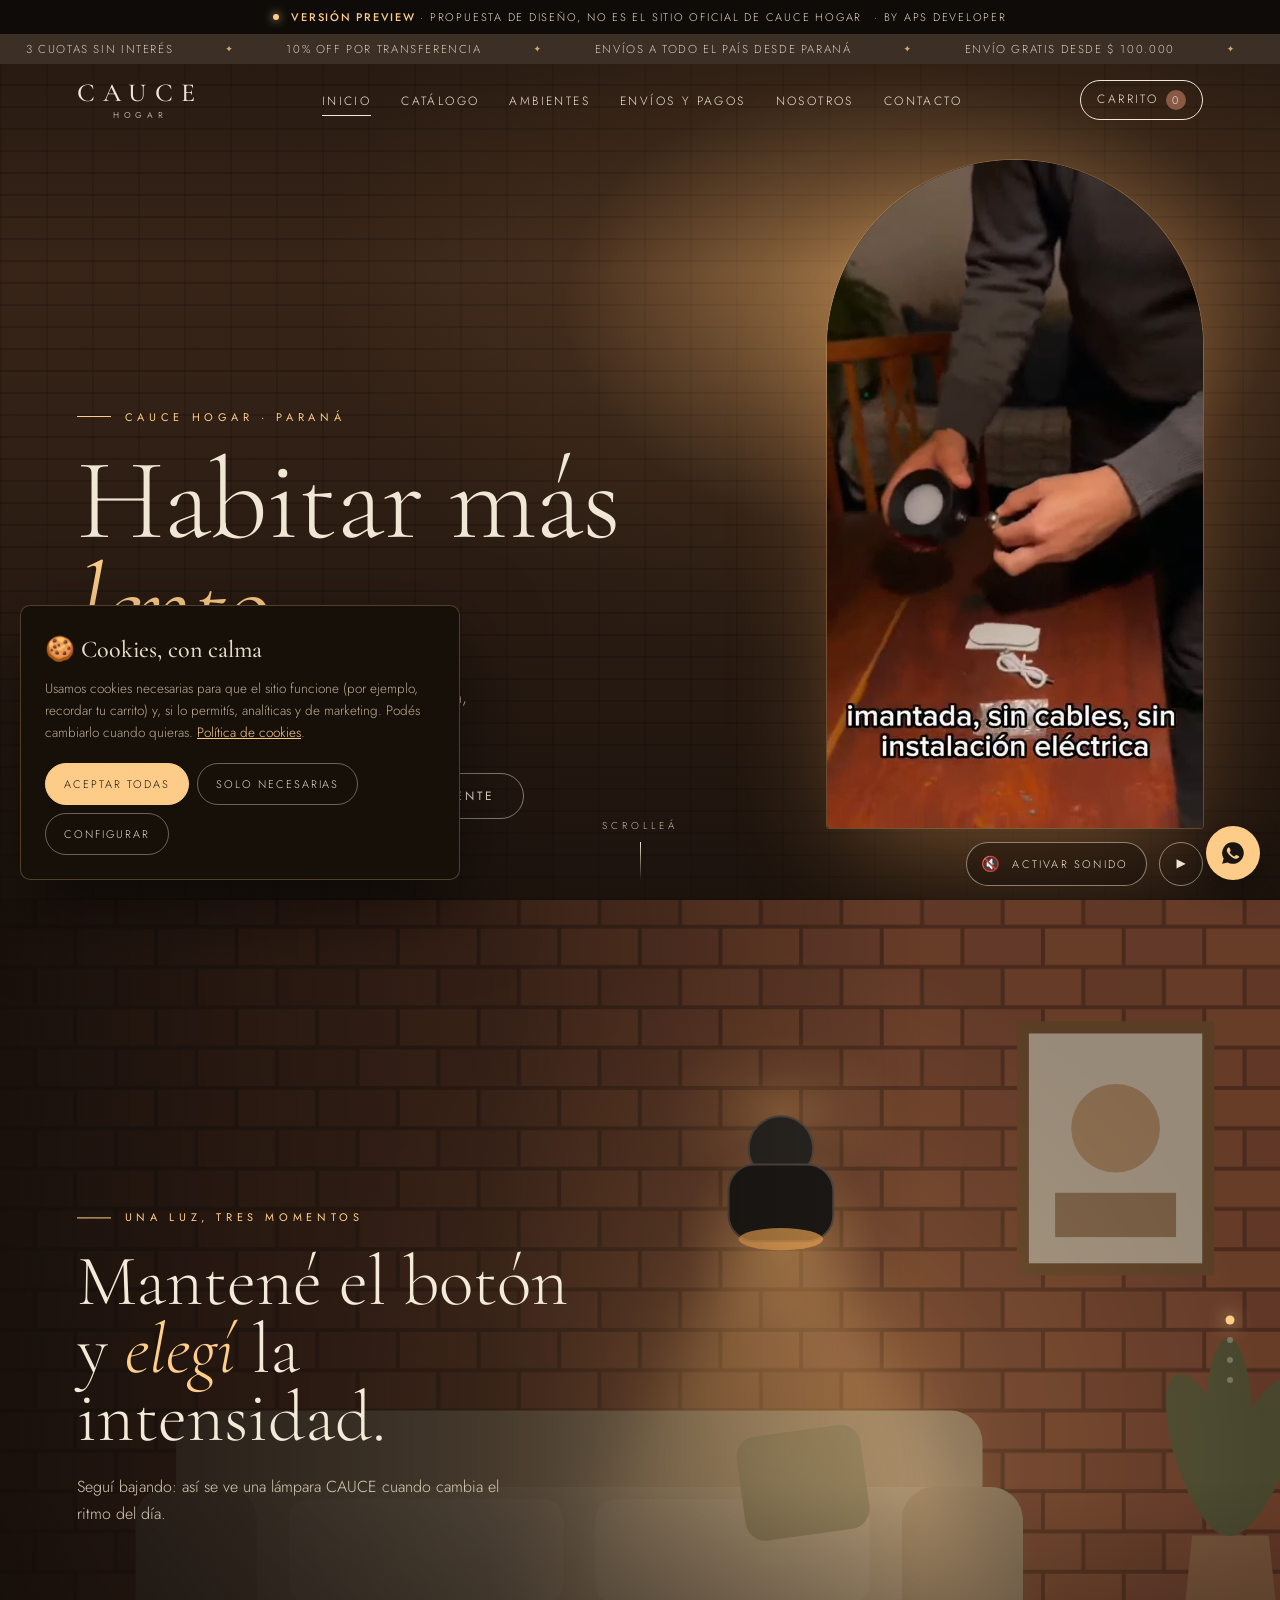
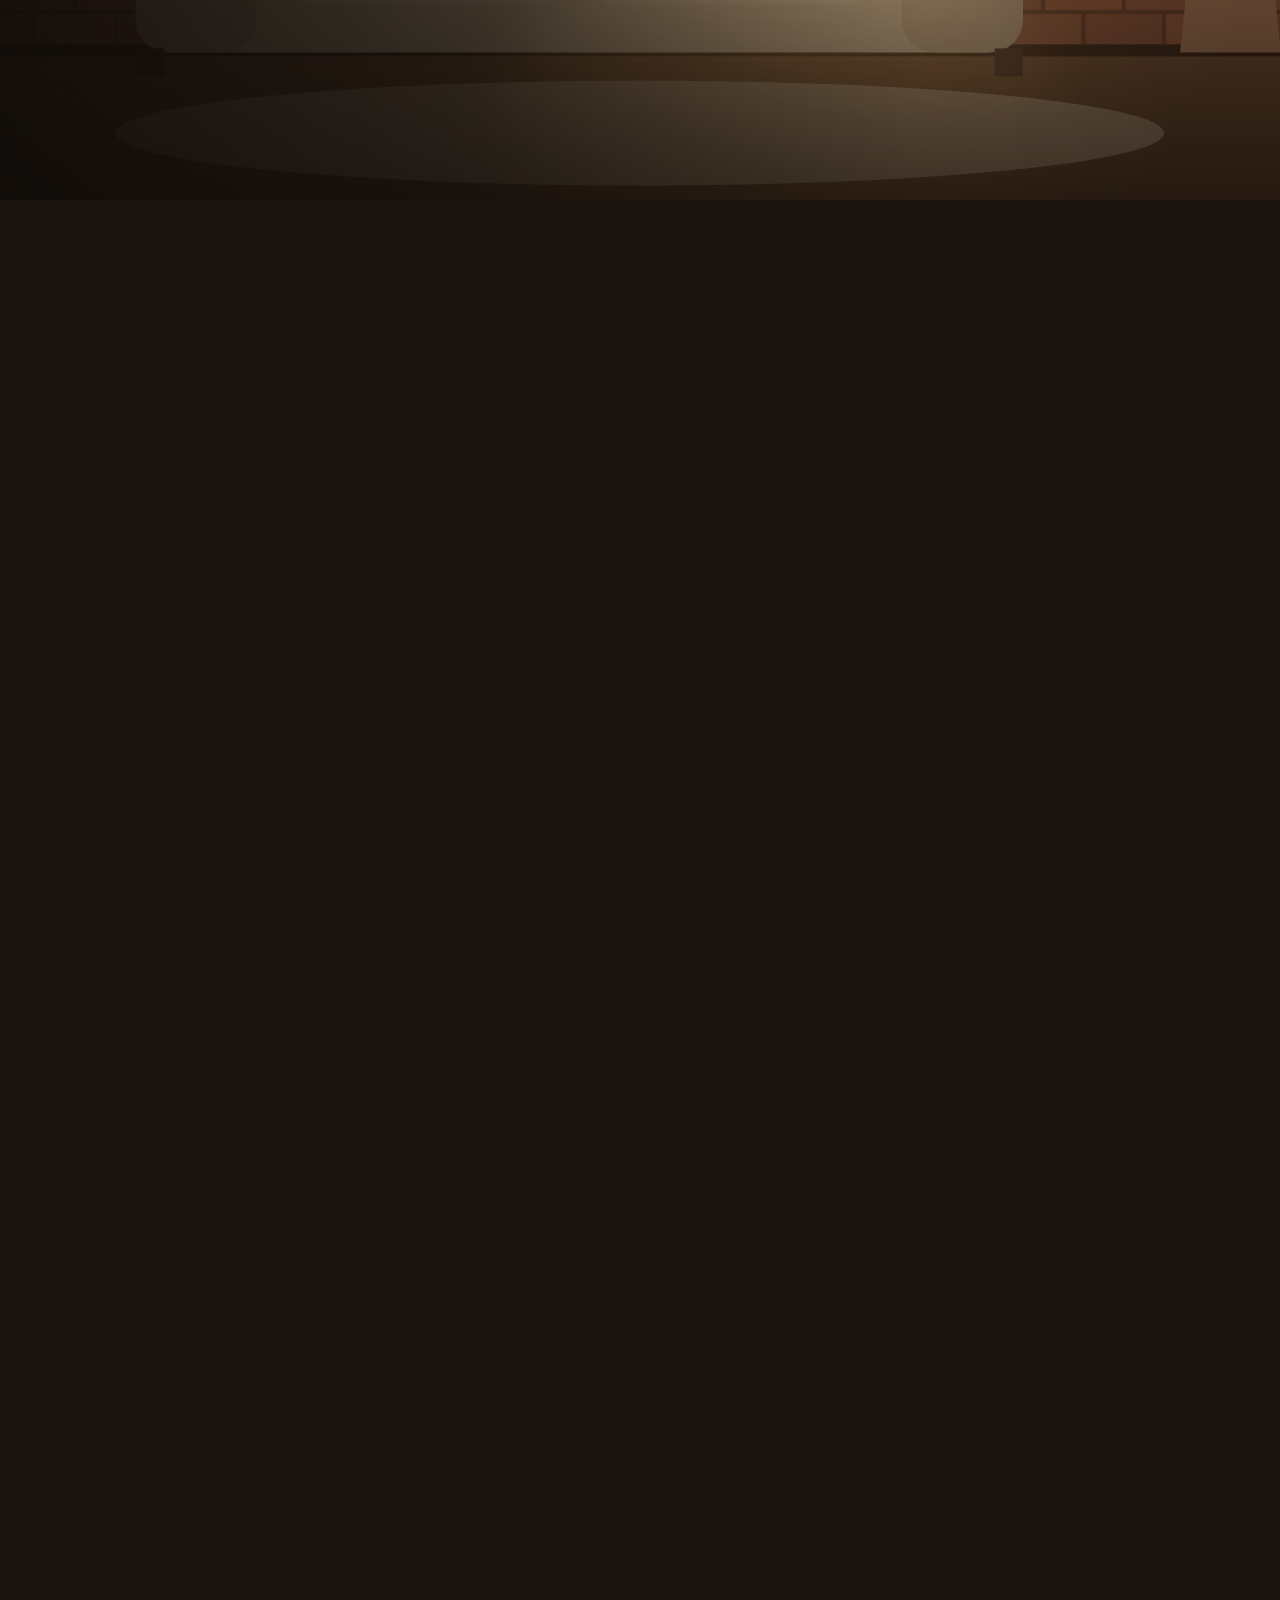
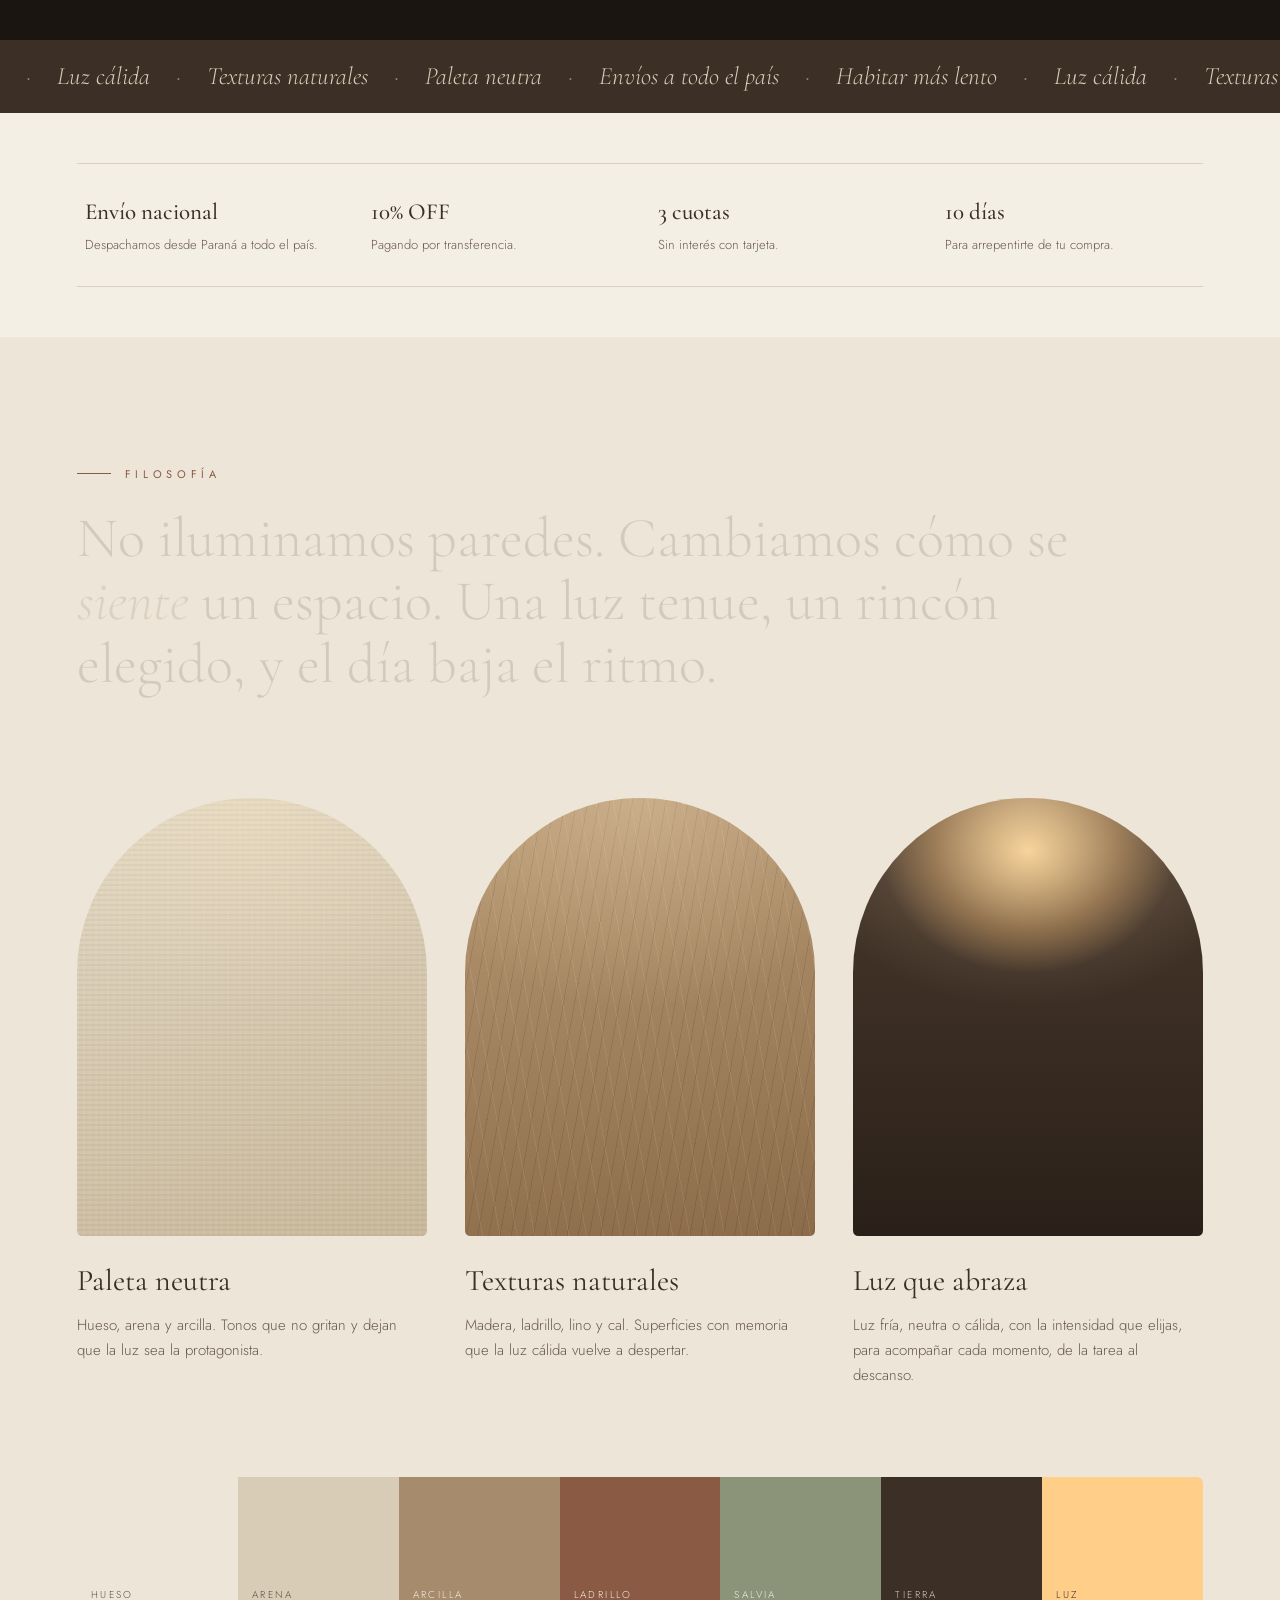
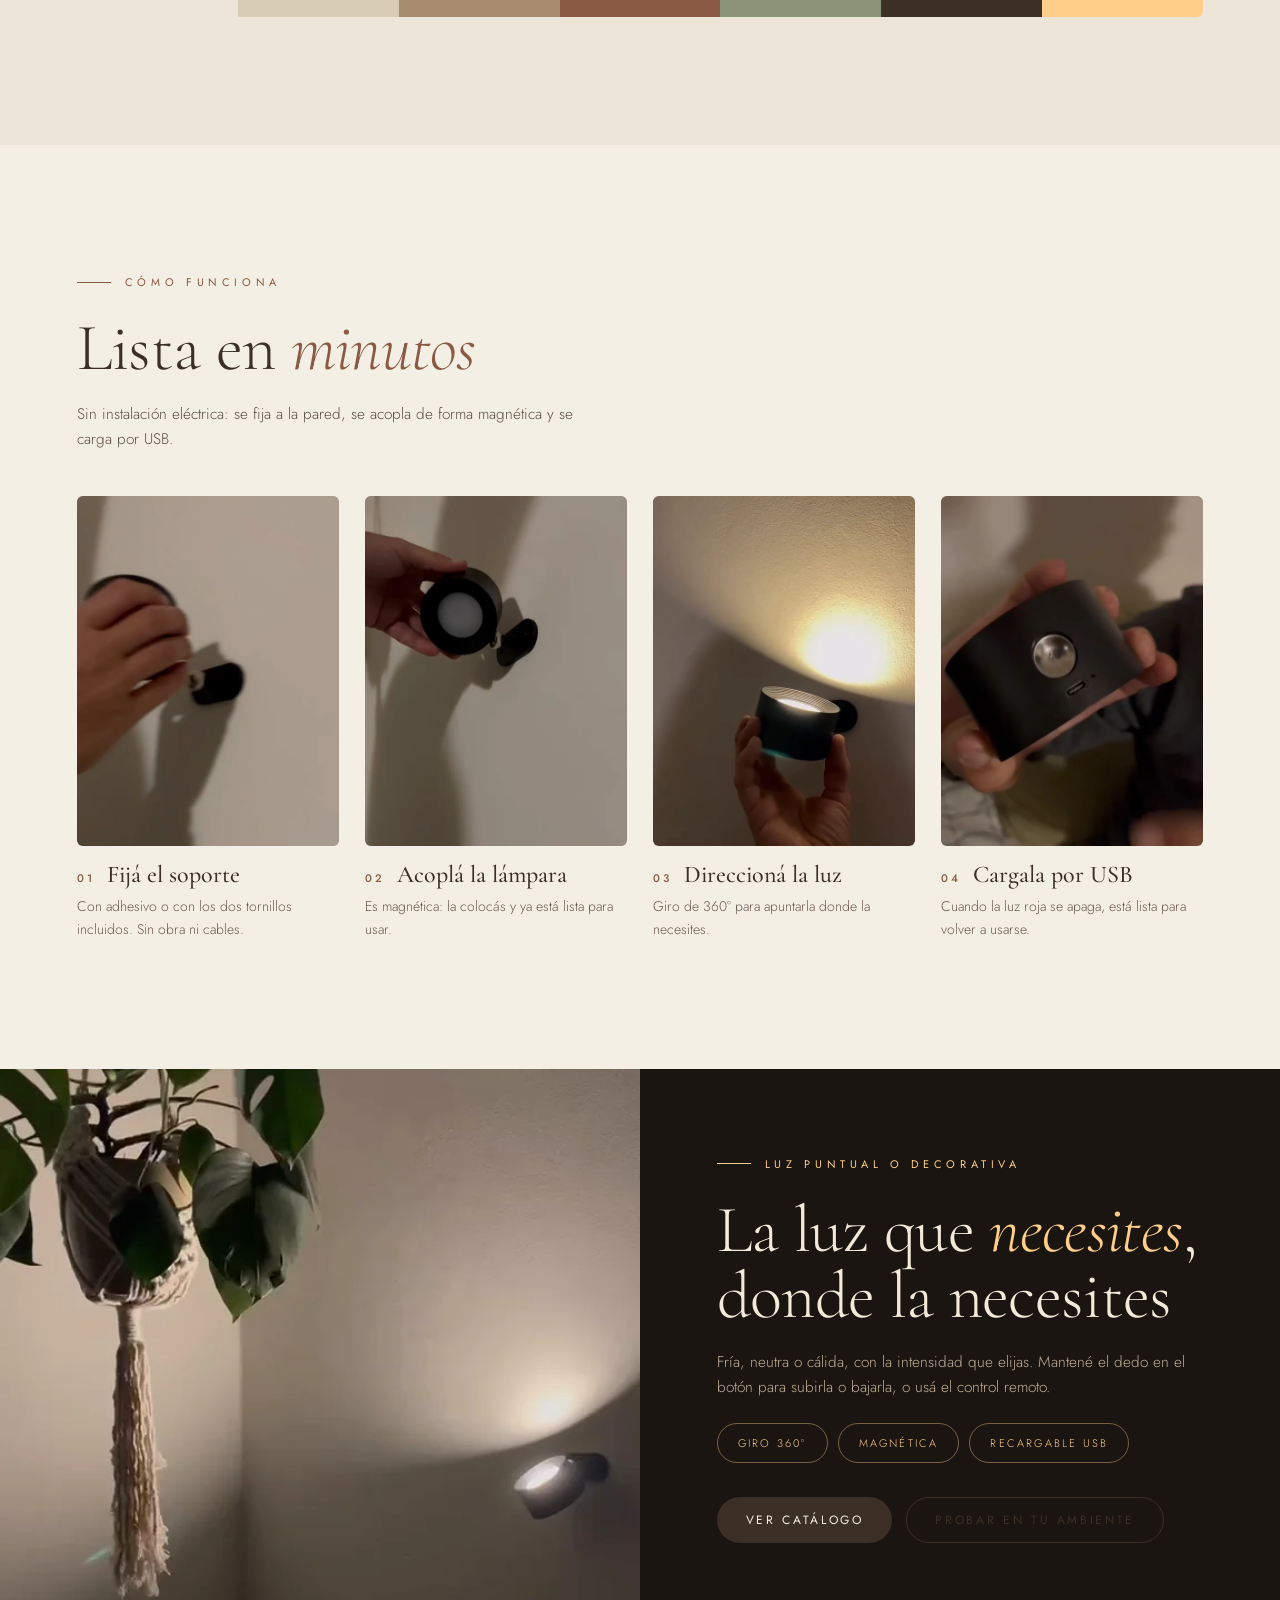
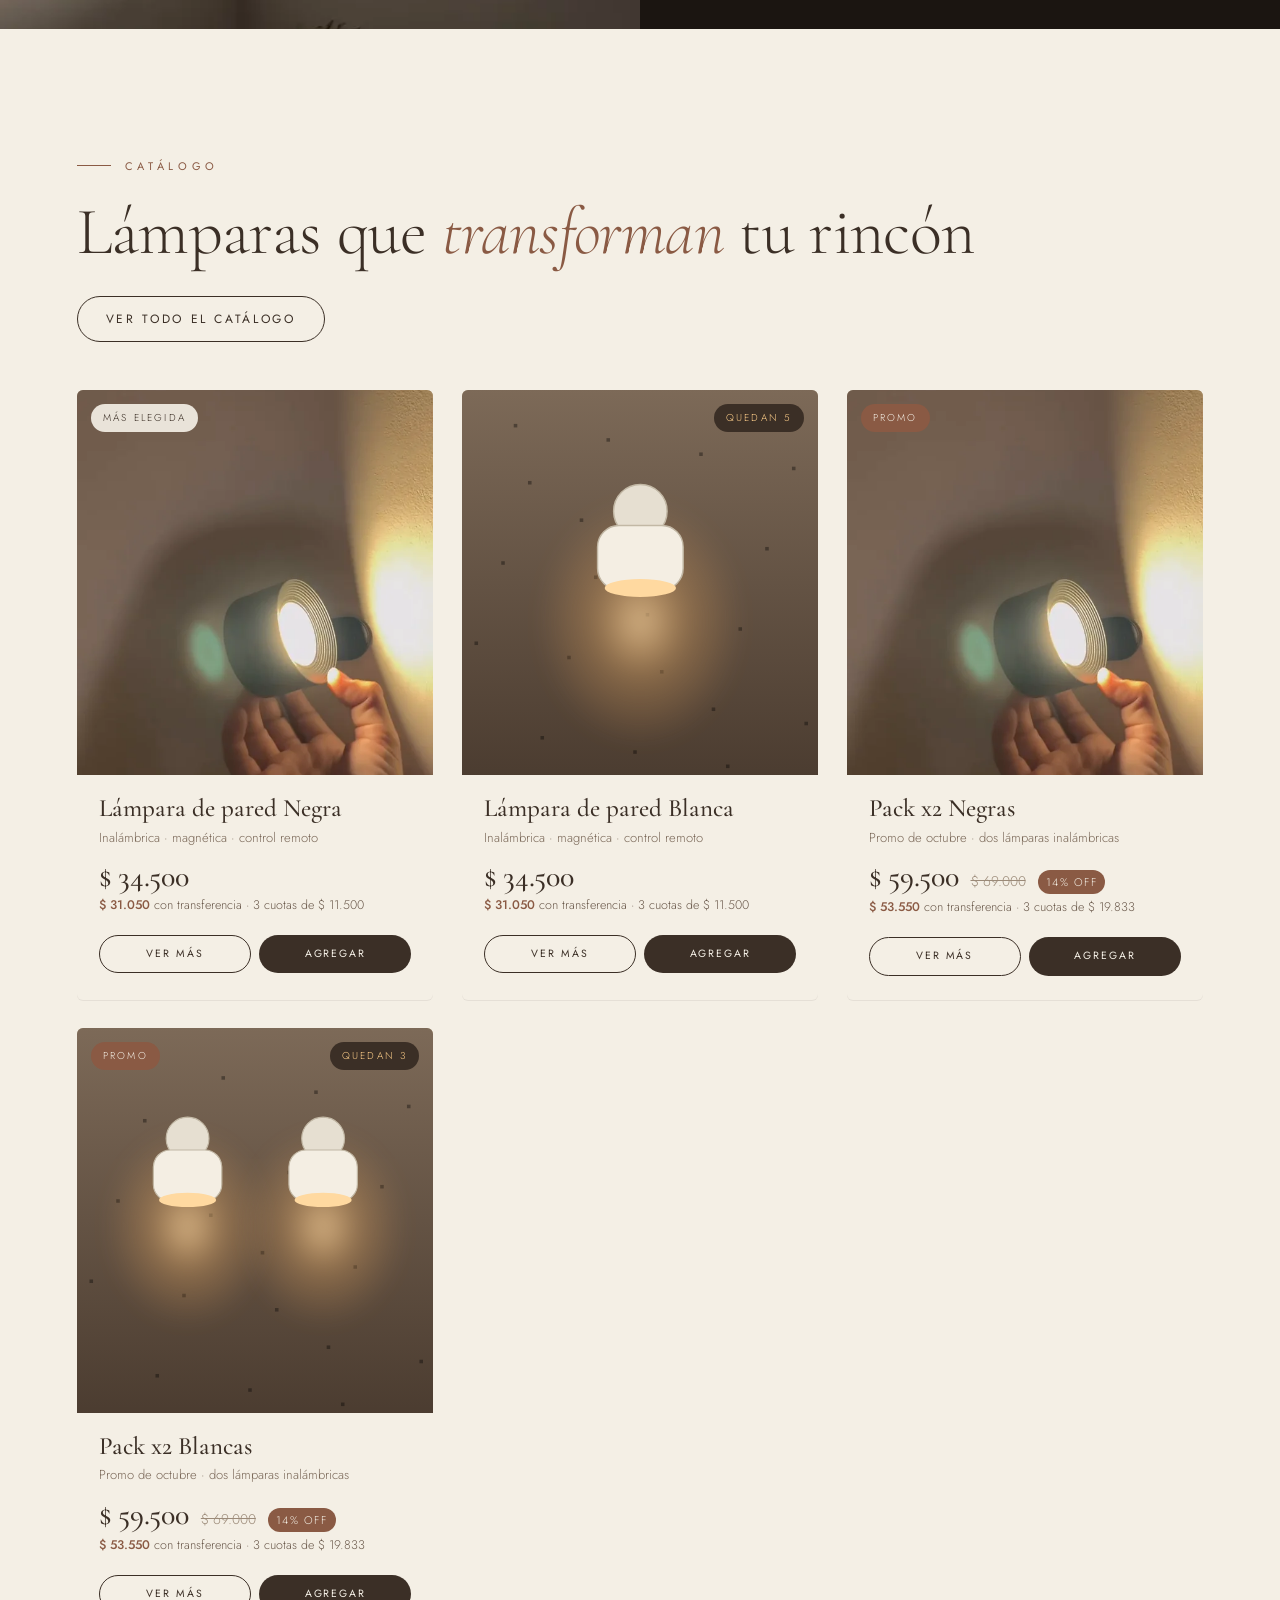
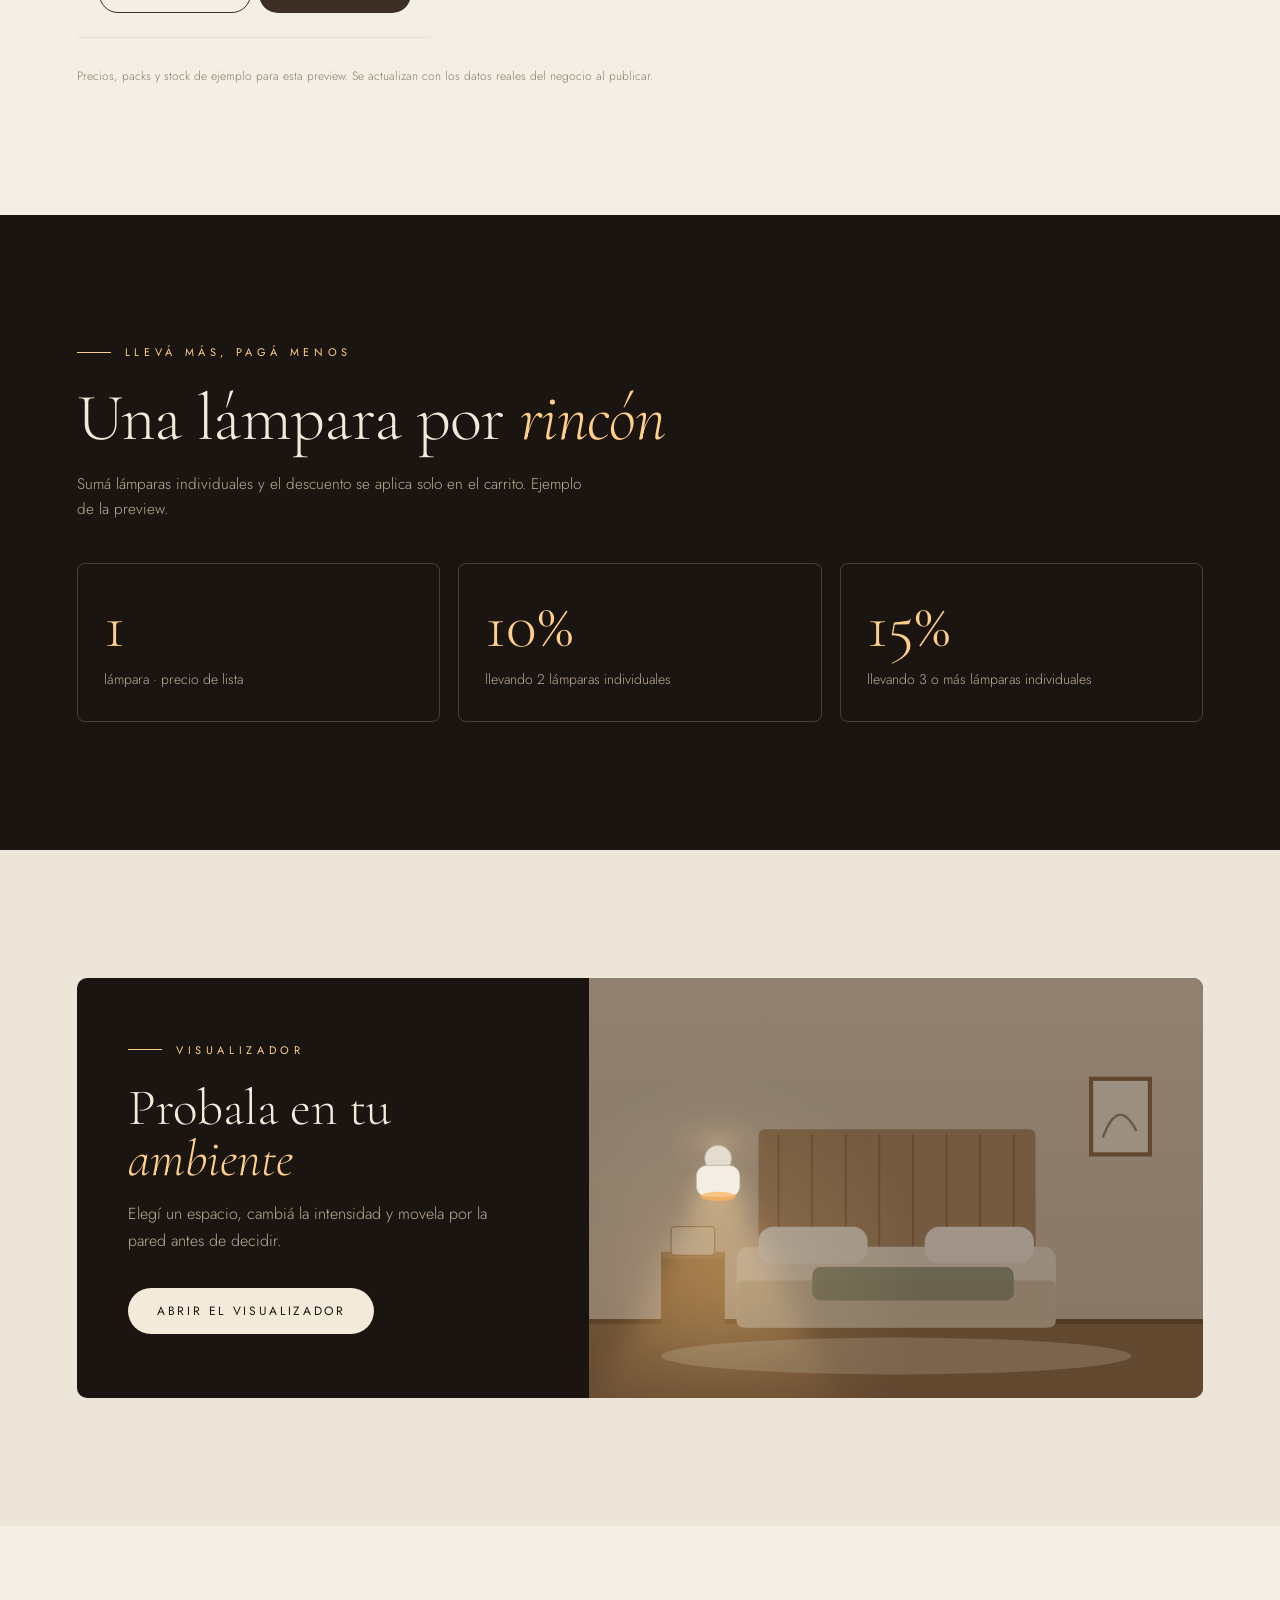
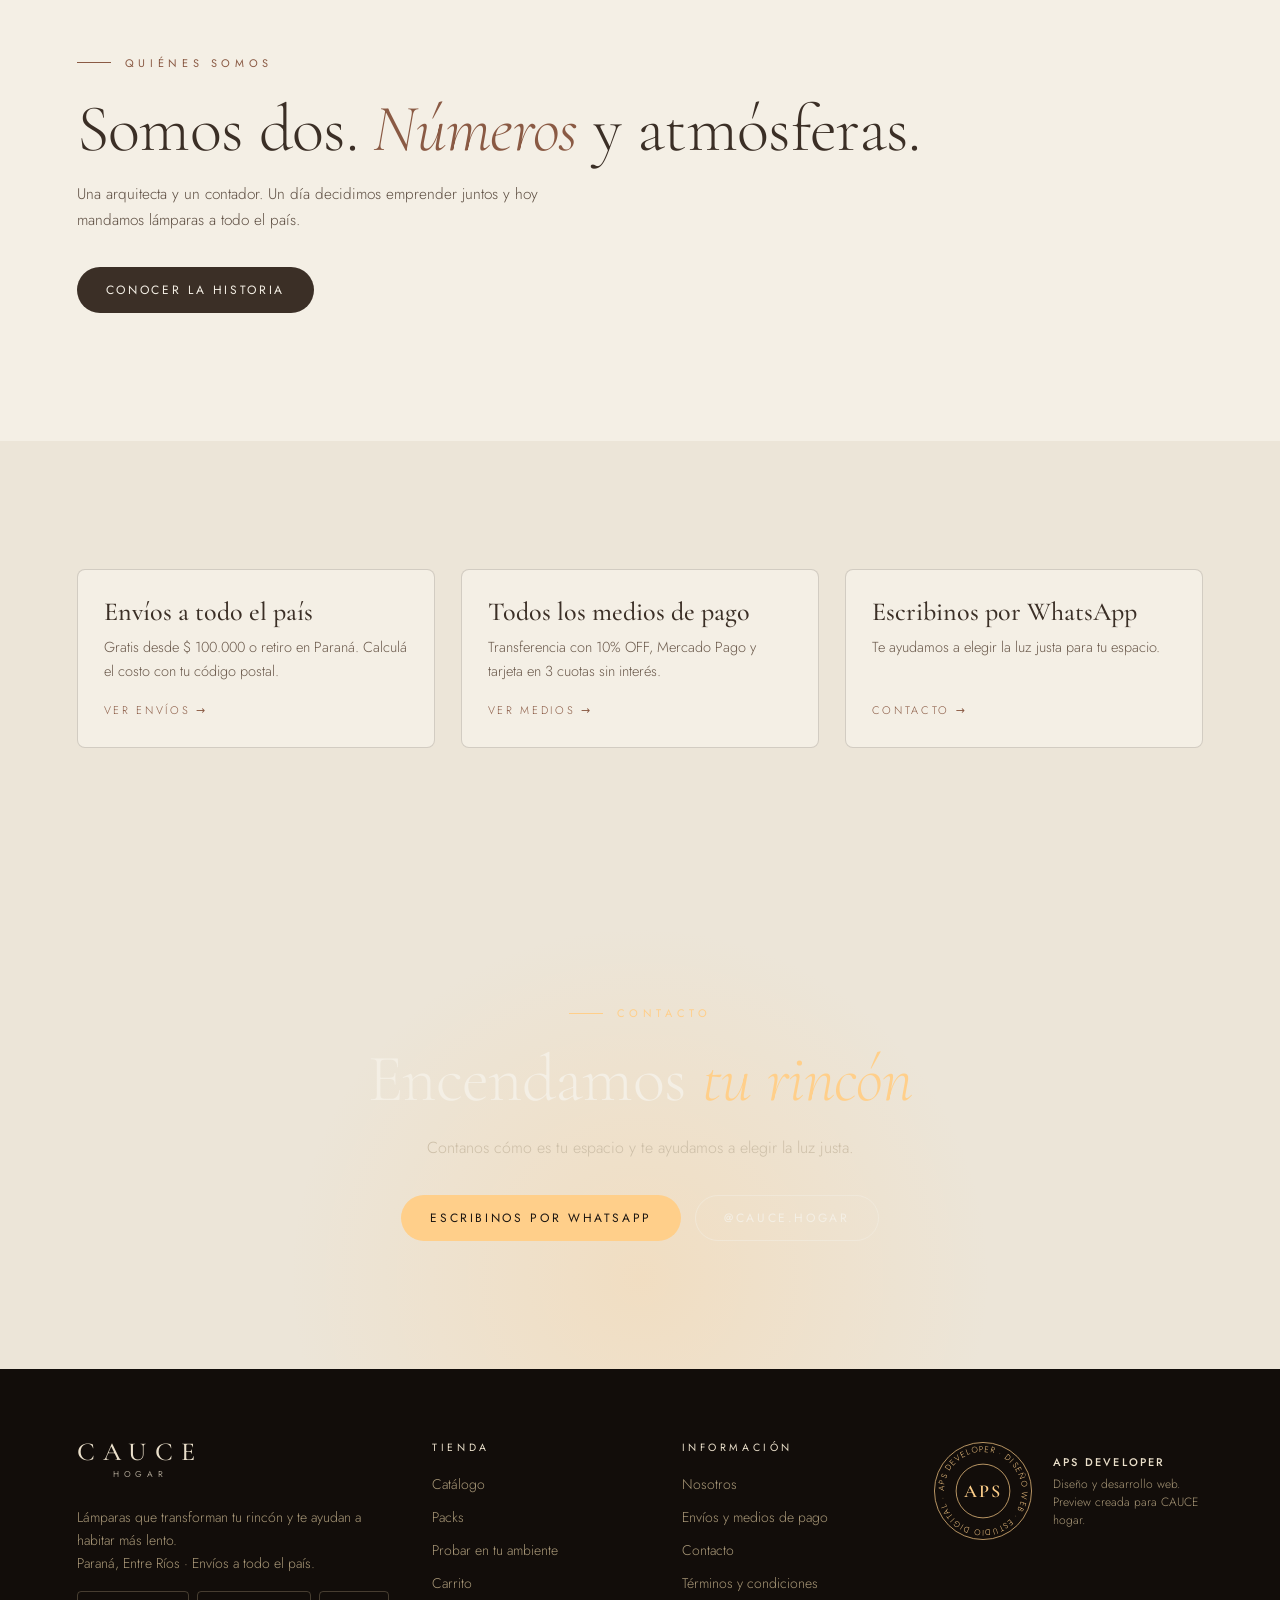
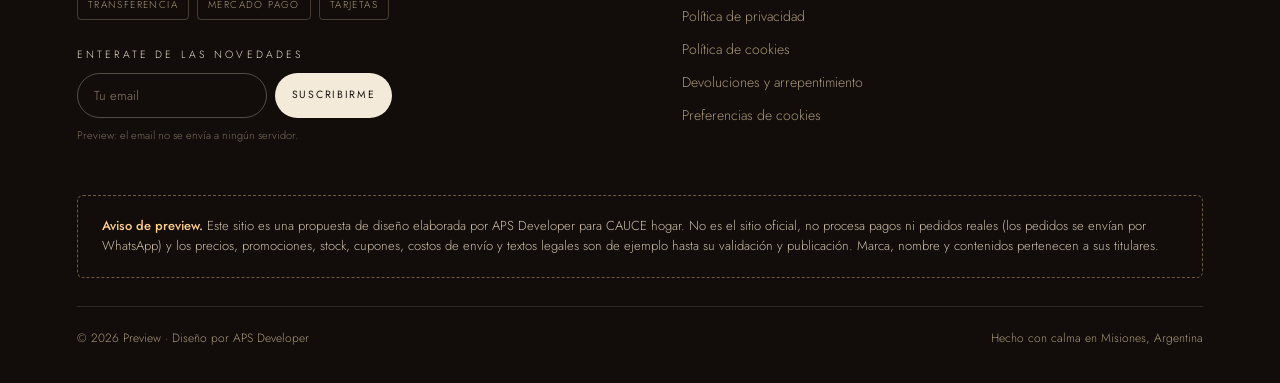
<file: index.html>
<!doctype html>
<html lang="es-AR">
<head>
<meta charset="utf-8">
<meta name="viewport" content="width=device-width,initial-scale=1">
<meta name="robots" content="noindex,nofollow">
<title>CAUCE hogar — Habitar más lento (Preview)</title>
<meta name="description" content="Preview de diseño web para CAUCE hogar: lámparas de pared que transforman tu rincón. Propuesta de APS Developer.">
<meta name="theme-color" content="#1b1511">
<meta property="og:type" content="website"><meta property="og:title" content="CAUCE hogar — Habitar más lento"><meta property="og:description" content="Lámparas de pared que transforman tu rincón. Propuesta de diseño web (preview) por APS Developer."><meta property="og:image" content="assets/img/glow.webp">
<link rel="icon" href="assets/favicon.svg" type="image/svg+xml">
<link rel="preconnect" href="https://fonts.googleapis.com">
<link rel="preconnect" href="https://fonts.gstatic.com" crossorigin>
<link href="https://fonts.googleapis.com/css2?family=Cormorant+Garamond:ital,wght@0,300;0,400;0,500;0,600;1,300;1,400;1,500&family=Jost:wght@300;400;500&display=swap" rel="stylesheet">
<link rel="stylesheet" href="css/styles.css">
</head>
<body data-page="home">
<main>
<header class="hero" id="top">
  <div class="fb" aria-hidden="true"></div>
  <div class="in">
    <div class="eyebrow">CAUCE hogar · Paraná</div>
    <h1>Habitar más <em>lento.</em></h1>
    <p>Lámparas de pared que transforman tu rincón. Luz cálida, materiales nobles y una atmósfera que te baja el ritmo.</p>
    <div class="cta-row"><a class="btn fill" href="catalogo.html">Ver catálogo</a><a class="btn line" href="ambientes.html">Probar en tu ambiente</a></div>
  </div>
  <div class="vframe">
    <video id="heroVideo" autoplay muted loop playsinline preload="auto" poster="assets/video/poster.jpg" aria-label="Video de las lámparas CAUCE hogar">
      <source src="assets/video/hero.mp4" type="video/mp4">
      <source src="assets/video/hero.webm" type="video/webm">
    </video>
  </div>
  <button class="vctl" id="vctl" aria-label="Pausar video">❚❚</button>
  <button class="vsnd attn" id="vsnd" aria-pressed="false" aria-label="Activar sonido"><span class="ic" aria-hidden="true">🔇</span><span class="tx">Activar sonido</span></button>
  <div class="scrollhint"><span>Scrolleá</span><i></i></div>
</header>

<div id="stage">
  <div class="pin">
    <div class="lroom" id="lroom" aria-hidden="true"><div class="lcam" id="lcam"></div><div class="lshade"></div></div>
    <div class="step on" data-i="0"><div class="eyebrow">Una luz, tres momentos</div><h2>Mantené el botón y <em>elegí</em> la intensidad.</h2><p>Seguí bajando: así se ve una lámpara CAUCE cuando cambia el ritmo del día.</p></div>
    <div class="step" data-i="1"><div class="eyebrow">Intensidad · Alta</div><h2>Para cuando la casa <em>despierta.</em></h2><p>Luz plena para leer, cocinar o trabajar.</p><div class="meter"><span></span><span></span><span></span><em style="font-style:normal;margin-left:6px">Alta</em></div></div>
    <div class="step" data-i="2"><div class="eyebrow">Intensidad · Media</div><h2>Para <em>quedarse</em> un rato más.</h2><p>La luz de las charlas largas. Cálida, pareja, justa.</p><div class="meter"><span></span><span></span><span></span><em style="font-style:normal;margin-left:6px">Media</em></div></div>
    <div class="step" data-i="3"><div class="eyebrow">Intensidad · Baja</div><h2>Para <em>soltar</em> el día.</h2><p>Apenas un resplandor. Control remoto incluido, para elegirla sin levantarte.</p><div class="meter"><span></span><span></span><span></span><em style="font-style:normal;margin-left:6px">Baja</em></div><div class="cta-row"><a class="btn fill" href="catalogo.html">Elegir mi lámpara</a></div></div>
    <div class="progress" aria-hidden="true"><b class="on"></b><b></b><b></b><b></b></div>
  </div>
</div>

<div class="marq" aria-hidden="true"><div><span>·</span>Luz cálida<span>·</span>Texturas naturales<span>·</span>Paleta neutra<span>·</span>Envíos a todo el país<span>·</span>Habitar más lento<span>·</span>Luz cálida<span>·</span>Texturas naturales<span>·</span>Paleta neutra<span>·</span>Envíos a todo el país<span>·</span>Habitar más lento<span>·</span>Luz cálida<span>·</span>Texturas naturales<span>·</span>Paleta neutra<span>·</span>Envíos a todo el país<span>·</span>Habitar más lento<span>·</span>Luz cálida<span>·</span>Texturas naturales<span>·</span>Paleta neutra<span>·</span>Envíos a todo el país<span>·</span>Habitar más lento</div></div>

<section class="s alt" style="padding-top:50px;padding-bottom:50px">
  <div class="benef">
    <div class="rv"><b>Envío nacional</b>Despachamos desde Paraná a todo el país.</div>
    <div class="rv" style="--d:.08s"><b>10% OFF</b>Pagando por transferencia.</div>
    <div class="rv" style="--d:.16s"><b>3 cuotas</b>Sin interés con tarjeta.</div>
    <div class="rv" style="--d:.24s"><b>10 días</b>Para arrepentirte de tu compra.</div>
  </div>
</section>

<section class="s" id="filosofia">
  <div class="lab rv">Filosofía</div>
  <p class="big" id="big">No iluminamos paredes. Cambiamos cómo se *siente* un espacio. Una luz tenue, un rincón elegido, y el día baja el ritmo.</p>
  <div class="pillars">
    <div class="pil rv"><div class="tex t1"></div><h3>Paleta neutra</h3><p>Hueso, arena y arcilla. Tonos que no gritan y dejan que la luz sea la protagonista.</p></div>
    <div class="pil rv" style="--d:.12s"><div class="tex t2"></div><h3>Texturas naturales</h3><p>Madera, ladrillo, lino y cal. Superficies con memoria que la luz cálida vuelve a despertar.</p></div>
    <div class="pil rv" style="--d:.24s"><div class="tex t3"></div><h3>Luz que abraza</h3><p>Luz fría, neutra o cálida, con la intensidad que elijas, para acompañar cada momento, de la tarea al descanso.</p></div>
  </div>
  <div class="palette rv" aria-label="Paleta cromática">
    <div style="background:#ece5d8;color:#5e4f43">Hueso</div><div style="background:#d9ccb6;color:#5e4f43">Arena</div><div style="background:#a68b6c;color:#f4efe5">Arcilla</div><div style="background:#8a5a44;color:#f4efe5">Ladrillo</div><div style="background:#8b9378;color:#f4efe5">Salvia</div><div style="background:#3b2f26;color:#d9ccb6">Tierra</div><div style="background:#ffcf8a;color:#3b2f26">Luz</div>
  </div>
</section>

<section class="s alt" id="como">
  <div class="lab rv">Cómo funciona</div>
  <h2 class="t rv">Lista en <em>minutos</em></h2>
  <p class="lead rv">Sin instalación eléctrica: se fija a la pared, se acopla de forma magnética y se carga por USB.</p>
  <div class="how" id="howGrid" style="margin-top:44px"></div>
</section>

<section class="s band" id="luz">
  <div class="bandin">
    <figure class="bandimg rv"><img src="assets/img/casa.webp" alt="Persona direccionando la lámpara CAUCE en una sala con plantas" loading="lazy" decoding="async"></figure>
    <div class="bandtx rv" style="--d:.1s"><div class="lab">Luz puntual o decorativa</div><h2 class="t">La luz que <em>necesites</em>, donde la necesites</h2>
      <p class="lead">Fría, neutra o cálida, con la intensidad que elijas. Mantené el dedo en el botón para subirla o bajarla, o usá el control remoto.</p>
      <div class="chips" style="margin-top:22px"><span class="chip on">Giro 360°</span><span class="chip on">Magnética</span><span class="chip on">Recargable USB</span></div>
      <div class="cta-row"><a class="btn dark" href="catalogo.html">Ver catálogo</a><a class="btn out" href="ambientes.html">Probar en tu ambiente</a></div></div>
  </div>
</section>

<section class="s alt" id="catalogo">
  <div class="head2"><div><div class="lab rv">Catálogo</div><h2 class="t rv">Lámparas que <em>transforman</em> tu rincón</h2></div><a class="btn out rv" href="catalogo.html">Ver todo el catálogo</a></div>
  <div class="grid" id="featured"></div>
  <p class="note">Precios, packs y stock de ejemplo para esta preview. Se actualizan con los datos reales del negocio al publicar.</p>
</section>

<section class="s dark" id="cantidad">
  <div class="lab rv">Llevá más, pagá menos</div>
  <h2 class="t rv">Una lámpara por <em>rincón</em></h2>
  <p class="lead rv">Sumá lámparas individuales y el descuento se aplica solo en el carrito. Ejemplo de la preview.</p>
  <div class="tiers"><div class="tier rv"><b>1</b><span>lámpara · precio de lista</span></div><div class="tier rv" style="--d:.1s"><b>10%</b><span>llevando 2 lámparas individuales</span></div><div class="tier rv" style="--d:.2s"><b>15%</b><span>llevando 3 o más lámparas individuales</span></div></div>
</section>

<section class="s">
  <div class="teaser rv">
    <div class="tx"><div class="lab" style="color:var(--warm)">Visualizador</div><h2>Probala en tu <em>ambiente</em></h2><p>Elegí un espacio, cambiá la intensidad y movela por la pared antes de decidir.</p><div class="cta-row"><a class="btn fill" href="ambientes.html">Abrir el visualizador</a></div></div>
    <div class="pv" id="tzv"></div>
  </div>
</section>

<section class="s alt">
  <div class="lab rv">Quiénes somos</div>
  <h2 class="t rv">Somos dos. <em>Números</em> y atmósferas.</h2>
  <p class="lead rv">Una arquitecta y un contador. Un día decidimos emprender juntos y hoy mandamos lámparas a todo el país.</p>
  <div class="cta-row rv"><a class="btn dark" href="nosotros.html">Conocer la historia</a></div>
</section>

<section class="s" id="info">
  <div class="infogrid">
    <a class="infoc rv" href="envios.html"><b>Envíos a todo el país</b><span>Gratis desde $ 100.000 o retiro en Paraná. Calculá el costo con tu código postal.</span><i>Ver envíos →</i></a>
    <a class="infoc rv" style="--d:.1s" href="envios.html#pagos"><b>Todos los medios de pago</b><span>Transferencia con 10% OFF, Mercado Pago y tarjeta en 3 cuotas sin interés.</span><i>Ver medios →</i></a>
    <a class="infoc rv" style="--d:.2s" href="contacto.html"><b>Escribinos por WhatsApp</b><span>Te ayudamos a elegir la luz justa para tu espacio.</span><i>Contacto →</i></a>
  </div>
</section>

<section class="s ctc" id="contacto">
  <div class="lab rv">Contacto</div><h2 class="t rv">Encendamos <em>tu rincón</em></h2>
  <p class="rv">Contanos cómo es tu espacio y te ayudamos a elegir la luz justa.</p>
  <div class="cta-row rv"><a class="btn wa" href="https://wa.me/5493435032402" target="_blank" rel="noopener">Escribinos por WhatsApp</a><a class="btn line" style="border-color:rgba(244,239,229,.5);color:var(--paper)" href="https://www.instagram.com/cauce.hogar" target="_blank" rel="noopener">@cauce.hogar</a></div>
</section>
</main>

<script src="js/data.js"></script>
<script src="js/store.js"></script>
<script src="js/art.js"></script>
<script src="js/layout.js"></script>
<script src="js/lightscroll.js"></script>
<script src="js/home.js"></script>
</body>
</html>
</file>
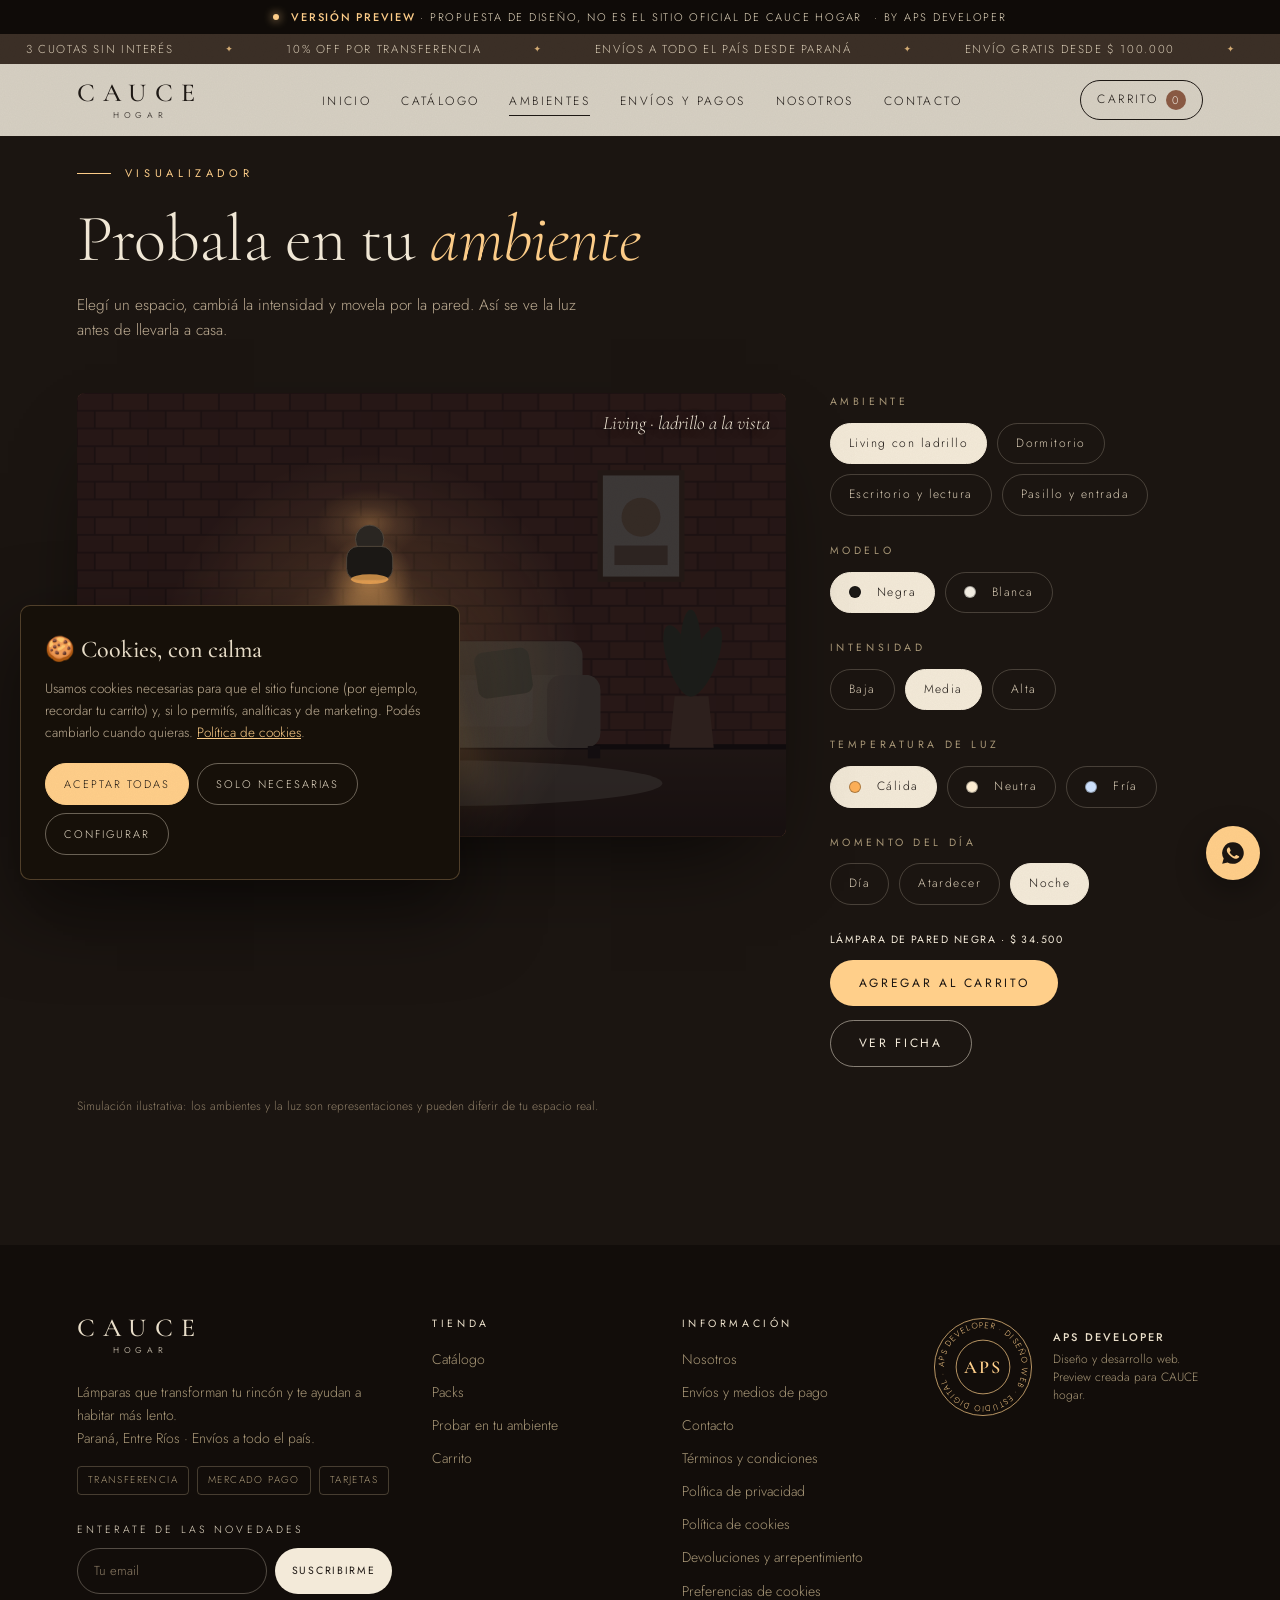
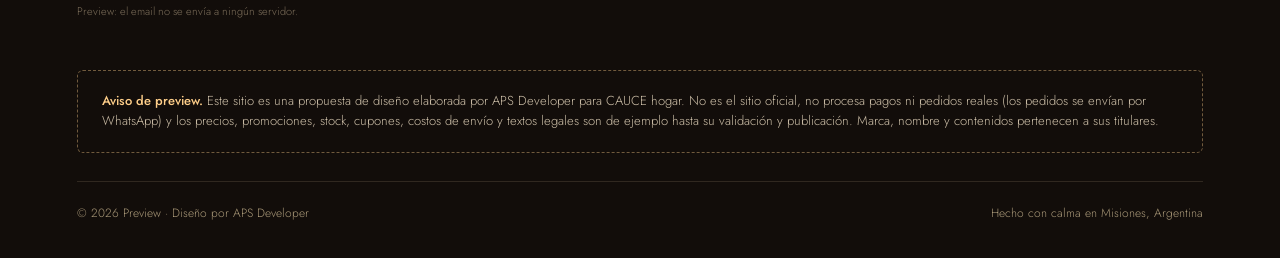
<file: ambientes.html>
<!doctype html>
<html lang="es-AR">
<head>
<meta charset="utf-8">
<meta name="viewport" content="width=device-width,initial-scale=1">
<meta name="robots" content="noindex,nofollow">
<title>Ambientes — CAUCE hogar (Preview)</title>
<meta name="description" content="Visualizá las lámparas CAUCE hogar en distintos ambientes.">
<meta name="theme-color" content="#1b1511">
<link rel="icon" href="assets/favicon.svg" type="image/svg+xml">
<link rel="preconnect" href="https://fonts.googleapis.com">
<link rel="preconnect" href="https://fonts.gstatic.com" crossorigin>
<link href="https://fonts.googleapis.com/css2?family=Cormorant+Garamond:ital,wght@0,300;0,400;0,500;0,600;1,300;1,400;1,500&family=Jost:wght@300;400;500&display=swap" rel="stylesheet">
<link rel="stylesheet" href="css/styles.css">
</head>
<body data-page="ambientes">
<main>
<section class="s dark" style="padding-top:calc(var(--top) + 100px)">
  <div class="lab">Visualizador</div>
  <h2 class="t">Probala en tu <em>ambiente</em></h2>
  <p class="lead">Elegí un espacio, cambiá la intensidad y movela por la pared. Así se ve la luz antes de llevarla a casa.</p>
  <div class="viz">
    <div class="stagebox">
      <svg id="vz" viewBox="0 0 800 500" role="img" aria-label="Simulación de lámpara en un ambiente"><g id="bg"></g><rect id="dark" width="800" height="500" fill="#07050a" opacity=".7"/><g id="lightL"></g><g id="lampG" tabindex="0" aria-label="Lámpara, arrastrar o usar flechas para mover"></g></svg>
      <div class="cap" id="cap"></div><div class="hintv" id="vhint">Arrastrá la lámpara</div>
    </div>
    <div class="ctrl">
      <div><h4>Ambiente</h4><div class="opts" id="oAmb"></div></div>
      <div><h4>Modelo</h4><div class="opts" id="oMod"></div></div>
      <div><h4>Intensidad</h4><div class="opts" id="oLvl"></div></div>
      <div><h4>Temperatura de luz</h4><div class="opts" id="oTmp"></div></div>
      <div><h4>Momento del día</h4><div class="opts" id="oMode"></div></div>
      <div><h4 id="vzPrice" style="color:#f3ead9;letter-spacing:.14em"></h4><div class="cta-row" style="margin-top:8px"><button class="btn wa" id="vzAdd">Agregar al carrito</button><button class="btn line" id="vzSee">Ver ficha</button></div></div>
    </div>
  </div>
  <p class="note" style="color:#8d7d66">Simulación ilustrativa: los ambientes y la luz son representaciones y pueden diferir de tu espacio real.</p>
</section>
</main>

<script src="js/data.js"></script>
<script src="js/store.js"></script>
<script src="js/art.js"></script>
<script src="js/layout.js"></script>
<script src="js/visualizer.js"></script>
</body>
</html>
</file>
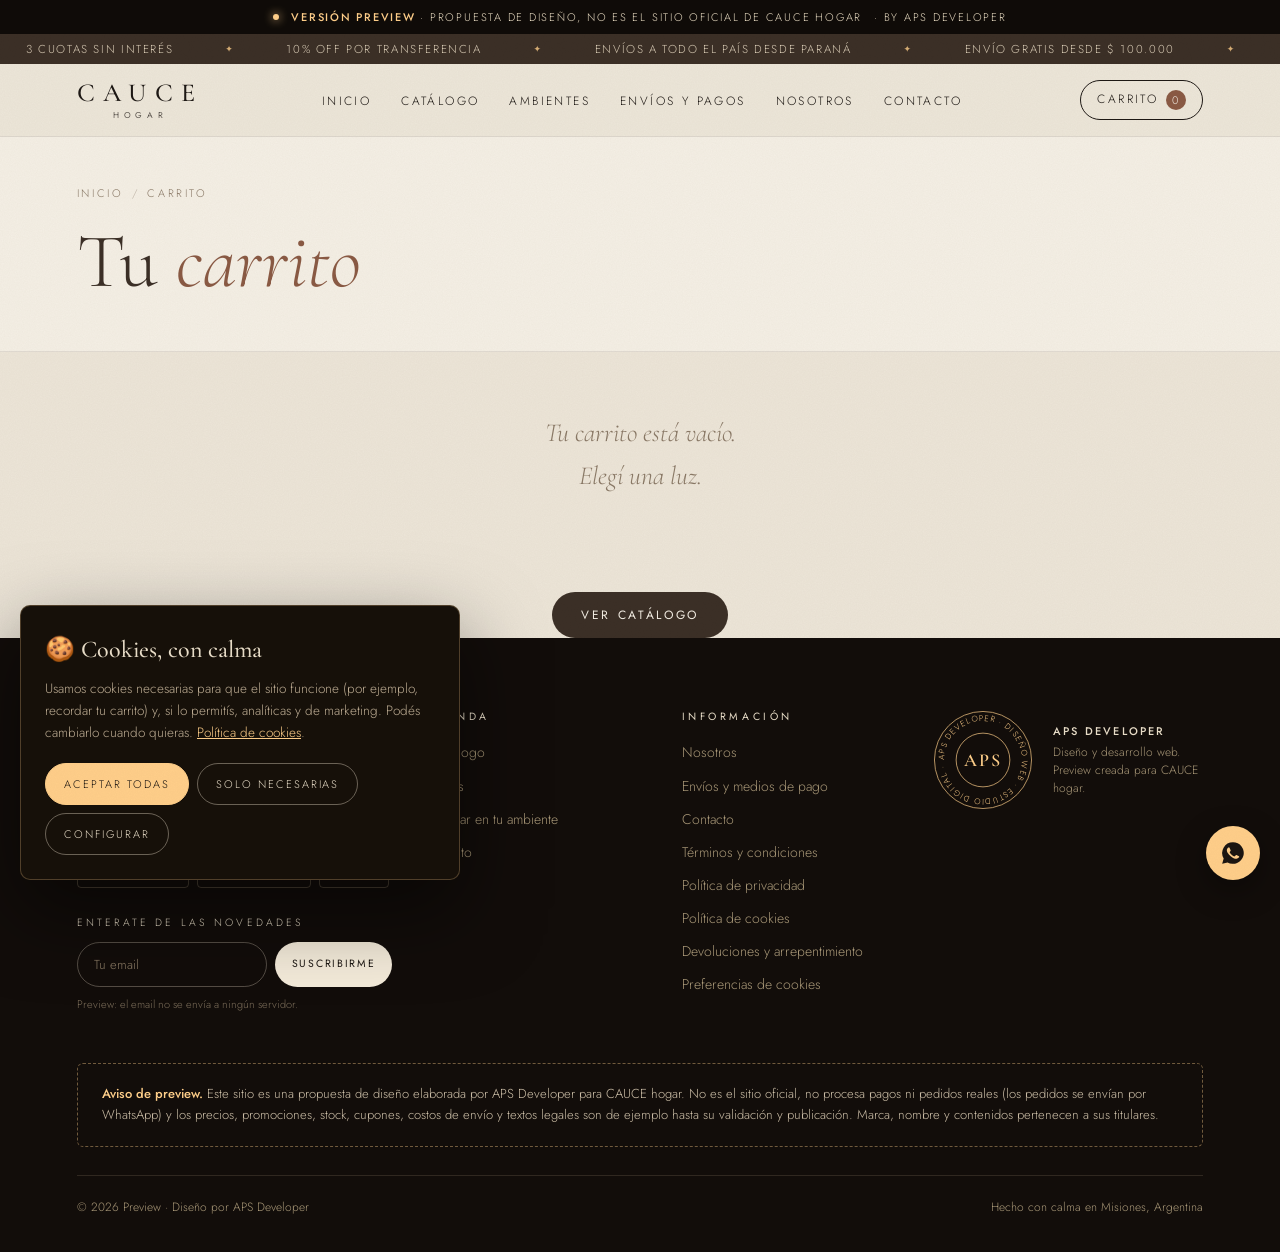
<file: carrito.html>
<!doctype html>
<html lang="es-AR">
<head>
<meta charset="utf-8">
<meta name="viewport" content="width=device-width,initial-scale=1">
<meta name="robots" content="noindex,nofollow">
<title>Carrito — CAUCE hogar (Preview)</title>
<meta name="description" content="Tu carrito de CAUCE hogar.">
<meta name="theme-color" content="#1b1511">
<link rel="icon" href="assets/favicon.svg" type="image/svg+xml">
<link rel="preconnect" href="https://fonts.googleapis.com">
<link rel="preconnect" href="https://fonts.gstatic.com" crossorigin>
<link href="https://fonts.googleapis.com/css2?family=Cormorant+Garamond:ital,wght@0,300;0,400;0,500;0,600;1,300;1,400;1,500&family=Jost:wght@300;400;500&display=swap" rel="stylesheet">
<link rel="stylesheet" href="css/styles.css">
</head>
<body data-page="carrito">
<main>
<div class="pagehead"><div class="crumb"><a href="index.html">Inicio</a><span>/</span>Carrito</div><h1 style="font-family:var(--serif);font-weight:300;font-size:clamp(40px,6vw,88px);line-height:1;color:var(--umber)">Tu <em style="color:var(--brick)">carrito</em></h1></div>
<div id="emptyBox" class="s" style="display:none;text-align:center"><div class="empty">Tu carrito está vacío.<br>Elegí una luz.</div><div class="cta-row" style="justify-content:center"><a class="btn dark" href="catalogo.html">Ver catálogo</a></div></div>
<div class="cartpg" id="wrap">
  <div><div id="lines"></div><button class="rm" id="clear" style="font-size:11px;letter-spacing:.2em;text-transform:uppercase;color:#8a7966;text-decoration:underline;margin-top:18px">Vaciar carrito</button></div>
  <aside class="sum">
    <h2>Resumen</h2>
    <div class="prog" id="prog"></div>
    <div id="totals"></div>
    <div class="lbl2" style="margin-top:20px">Cupón</div>
    <div class="mini" style="margin-top:0"><input class="fld" id="cupIn" placeholder="Código (ej. BIENVENIDA)"><button class="btn out" id="cupBtn" style="width:auto;margin:0">Aplicar</button></div><div class="hint" id="cupMsg"></div>
    <div class="lbl2">Entrega</div>
    <div class="pay">
      <label><input type="radio" name="ship" value="home"><span>Envío a domicilio<small>A todo el país · gratis desde $ 100.000 (ejemplo)</small></span></label>
      <label><input type="radio" name="ship" value="pickup"><span>Retiro en Paraná<small>Sin costo · punto y horario a coordinar por WhatsApp</small></span></label>
    </div>
    <div id="cpBox"><div class="mini" style="margin-top:0"><input class="fld" id="cpIn" inputmode="numeric" maxlength="8" placeholder="Código postal"><button class="btn out" id="cpBtn" style="width:auto;margin:0">Calcular</button></div><div class="hint" id="cpMsg"></div></div>
    <div class="lbl2">Medio de pago</div>
    <div class="pay">
      <label><input type="radio" name="pay" value="transfer"><span>Transferencia<small>10% OFF (ejemplo)</small></span></label>
      <label><input type="radio" name="pay" value="mp"><span>Mercado Pago<small>Link de pago que te enviamos por WhatsApp</small></span></label>
      <label><input type="radio" name="pay" value="card"><span>Tarjeta en 3 cuotas<small>Sin interés (ejemplo)</small></span></label>
    </div>
    <div class="hint" id="payinfo" style="margin:-4px 0 6px"></div>
    <div class="form"><input class="fld" id="fn" placeholder="Nombre y apellido"><input class="fld" id="ft" type="tel" placeholder="Teléfono (opcional)"><input class="fld" id="fc" placeholder="Ciudad y provincia"><textarea class="fld" id="fo" placeholder="Notas para tu pedido (opcional)"></textarea></div>
    <button class="btn dark" id="send">Enviar pedido por WhatsApp</button>
    <p class="hint">Preview: no se cobra nada online. Al enviar se abre WhatsApp con tu pedido armado y el negocio lo confirma con vos.</p>
  </aside>
</div>
</main>

<script src="js/data.js"></script>
<script src="js/store.js"></script>
<script src="js/art.js"></script>
<script src="js/layout.js"></script>
<script src="js/cart-page.js"></script>
</body>
</html>
</file>
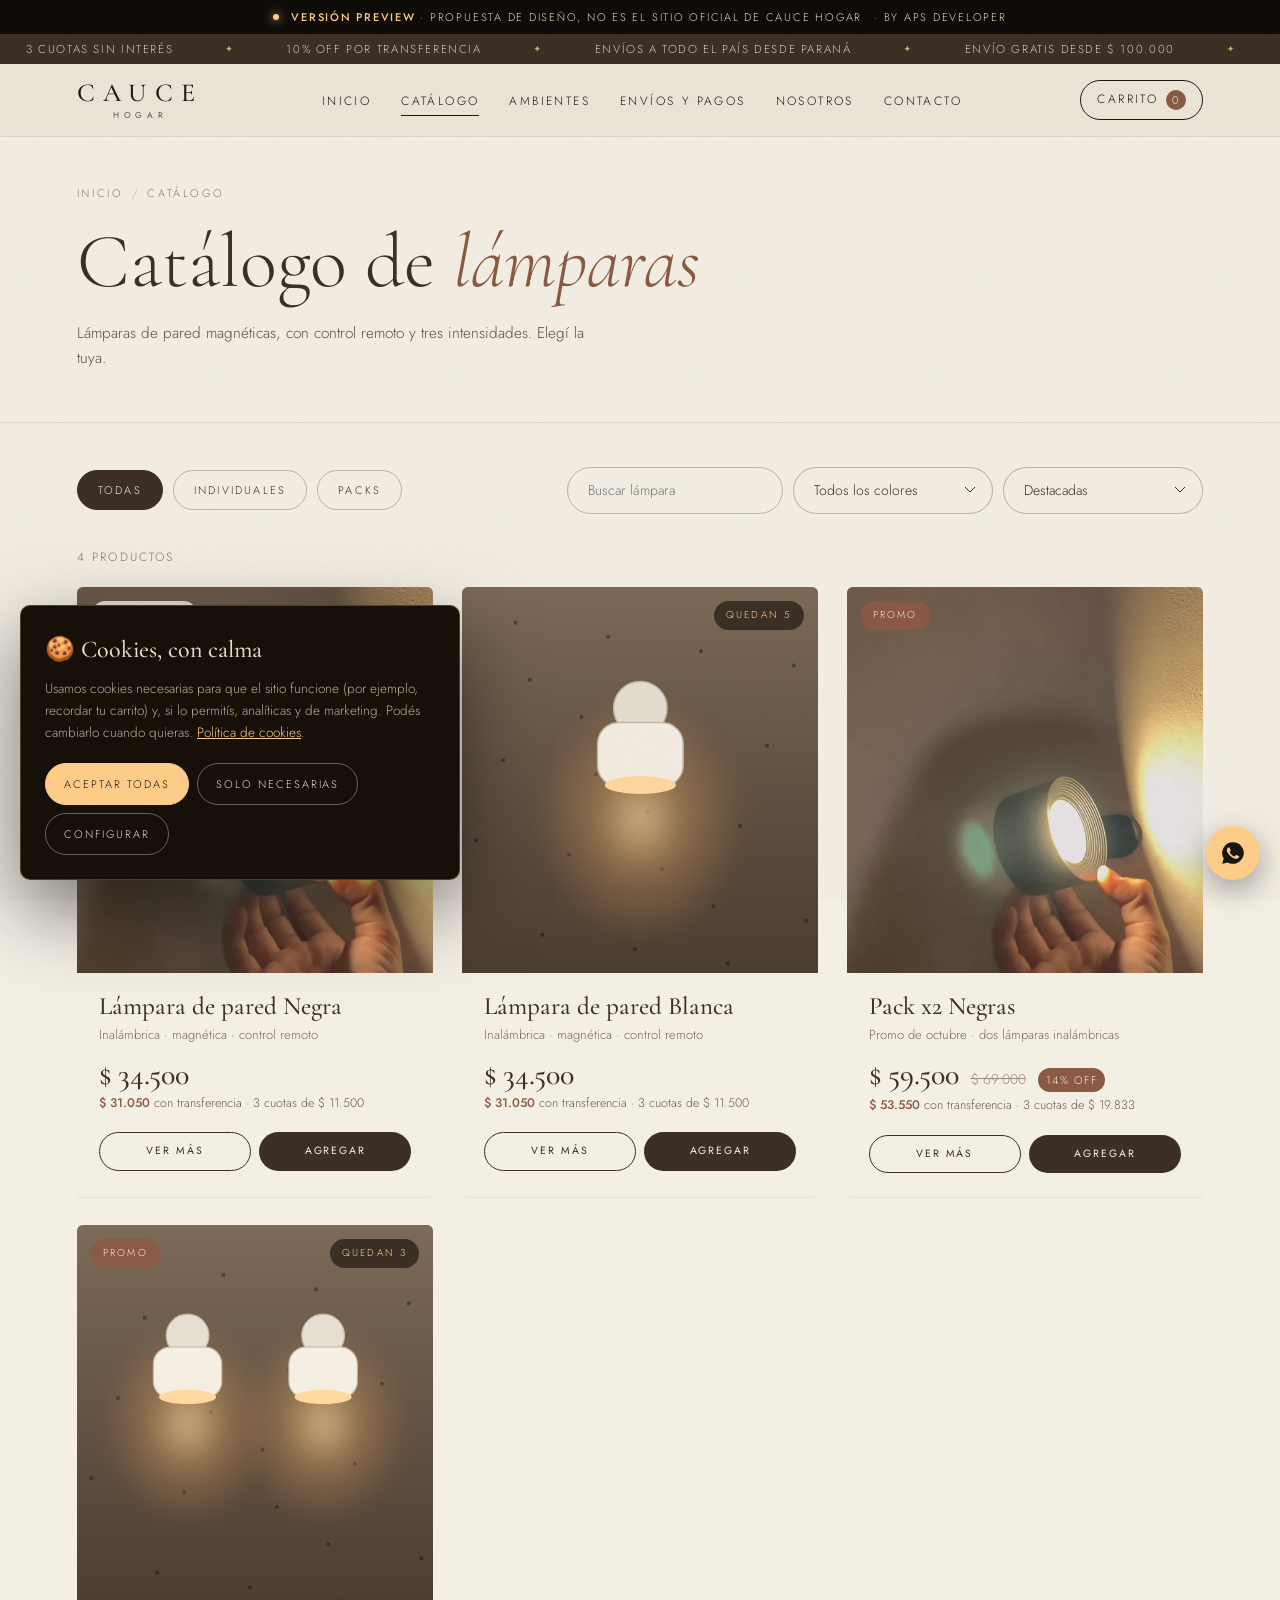
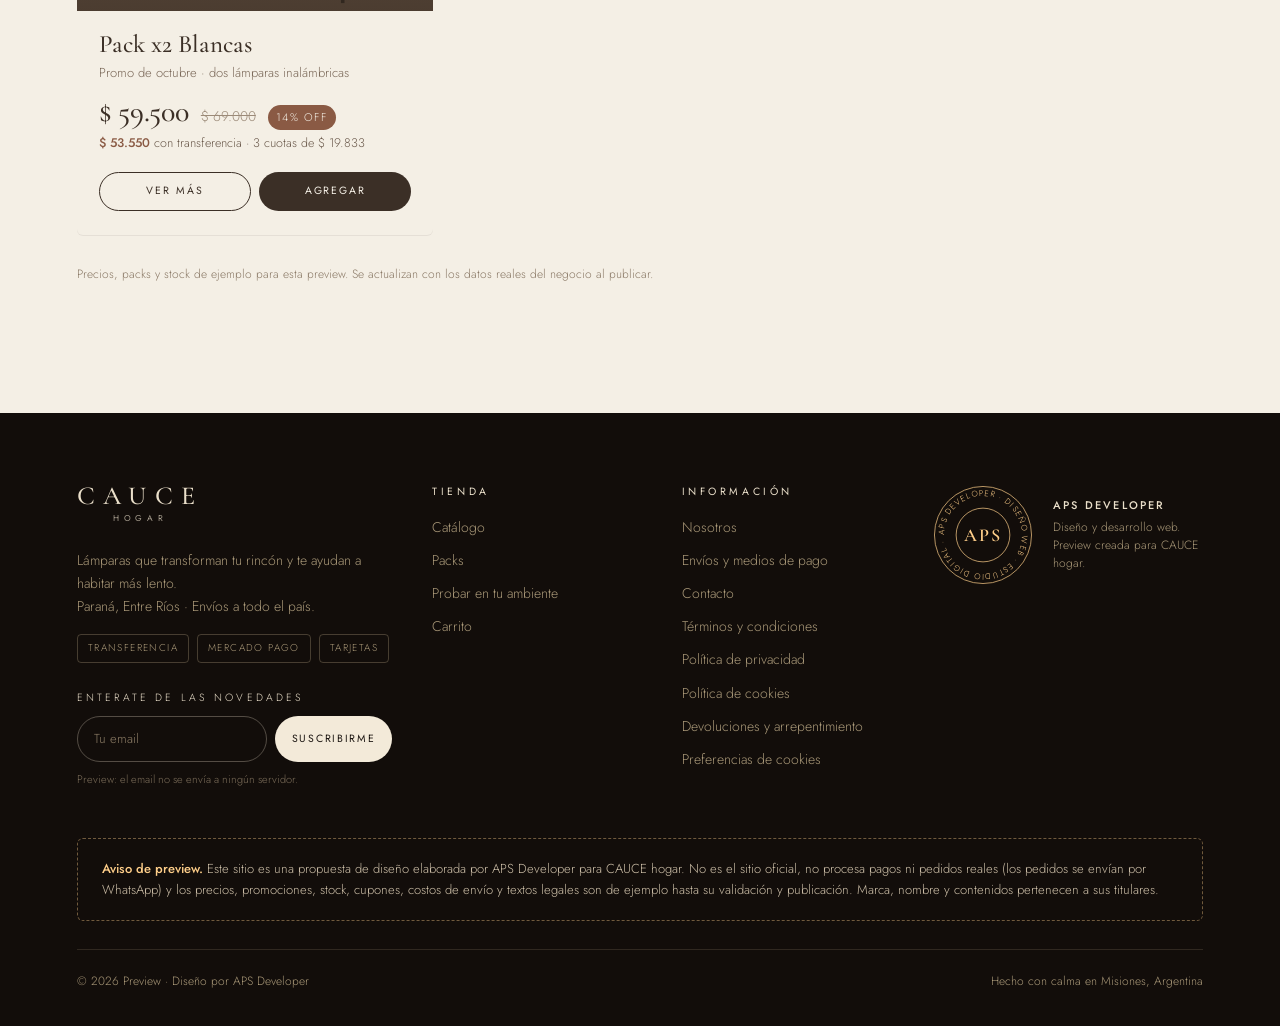
<file: catalogo.html>
<!doctype html>
<html lang="es-AR">
<head>
<meta charset="utf-8">
<meta name="viewport" content="width=device-width,initial-scale=1">
<meta name="robots" content="noindex,nofollow">
<title>Catálogo — CAUCE hogar (Preview)</title>
<meta name="description" content="Catálogo de lámparas de pared CAUCE hogar: individuales y packs, con control remoto.">
<meta name="theme-color" content="#1b1511">
<link rel="icon" href="assets/favicon.svg" type="image/svg+xml">
<link rel="preconnect" href="https://fonts.googleapis.com">
<link rel="preconnect" href="https://fonts.gstatic.com" crossorigin>
<link href="https://fonts.googleapis.com/css2?family=Cormorant+Garamond:ital,wght@0,300;0,400;0,500;0,600;1,300;1,400;1,500&family=Jost:wght@300;400;500&display=swap" rel="stylesheet">
<link rel="stylesheet" href="css/styles.css">
</head>
<body data-page="catalogo">
<main>
<div class="pagehead"><div class="crumb"><a href="index.html">Inicio</a><span>/</span>Catálogo</div><h1 class="t" style="font-family:var(--serif);font-weight:300;font-size:clamp(40px,6vw,88px);line-height:1;color:var(--umber)">Catálogo de <em style="color:var(--brick)">lámparas</em></h1><p class="lead">Lámparas de pared magnéticas, con control remoto y tres intensidades. Elegí la tuya.</p></div>
<section class="s alt" style="padding-top:44px">
  <div class="toolbar">
    <div class="chips" id="chips"><button class="chip on" data-f="all">Todas</button><button class="chip" data-f="individual">Individuales</button><button class="chip" data-f="pack">Packs</button></div>
    <div style="display:flex;gap:10px;flex-wrap:wrap">
      <input class="fld" id="q" type="search" placeholder="Buscar lámpara" aria-label="Buscar">
      <select class="fld" id="col" aria-label="Color"><option value="all">Todos los colores</option><option value="black">Negra</option><option value="white">Blanca</option></select>
      <select class="fld" id="sort" aria-label="Ordenar"><option value="feat">Destacadas</option><option value="asc">Menor precio</option><option value="desc">Mayor precio</option></select>
    </div>
  </div>
  <div class="count" id="count" style="margin-bottom:20px"></div>
  <div class="grid" id="grid"></div>
  <p class="note">Precios, packs y stock de ejemplo para esta preview. Se actualizan con los datos reales del negocio al publicar.</p>
</section>
</main>

<script src="js/data.js"></script>
<script src="js/store.js"></script>
<script src="js/art.js"></script>
<script src="js/layout.js"></script>
<script src="js/catalog.js"></script>
</body>
</html>
</file>
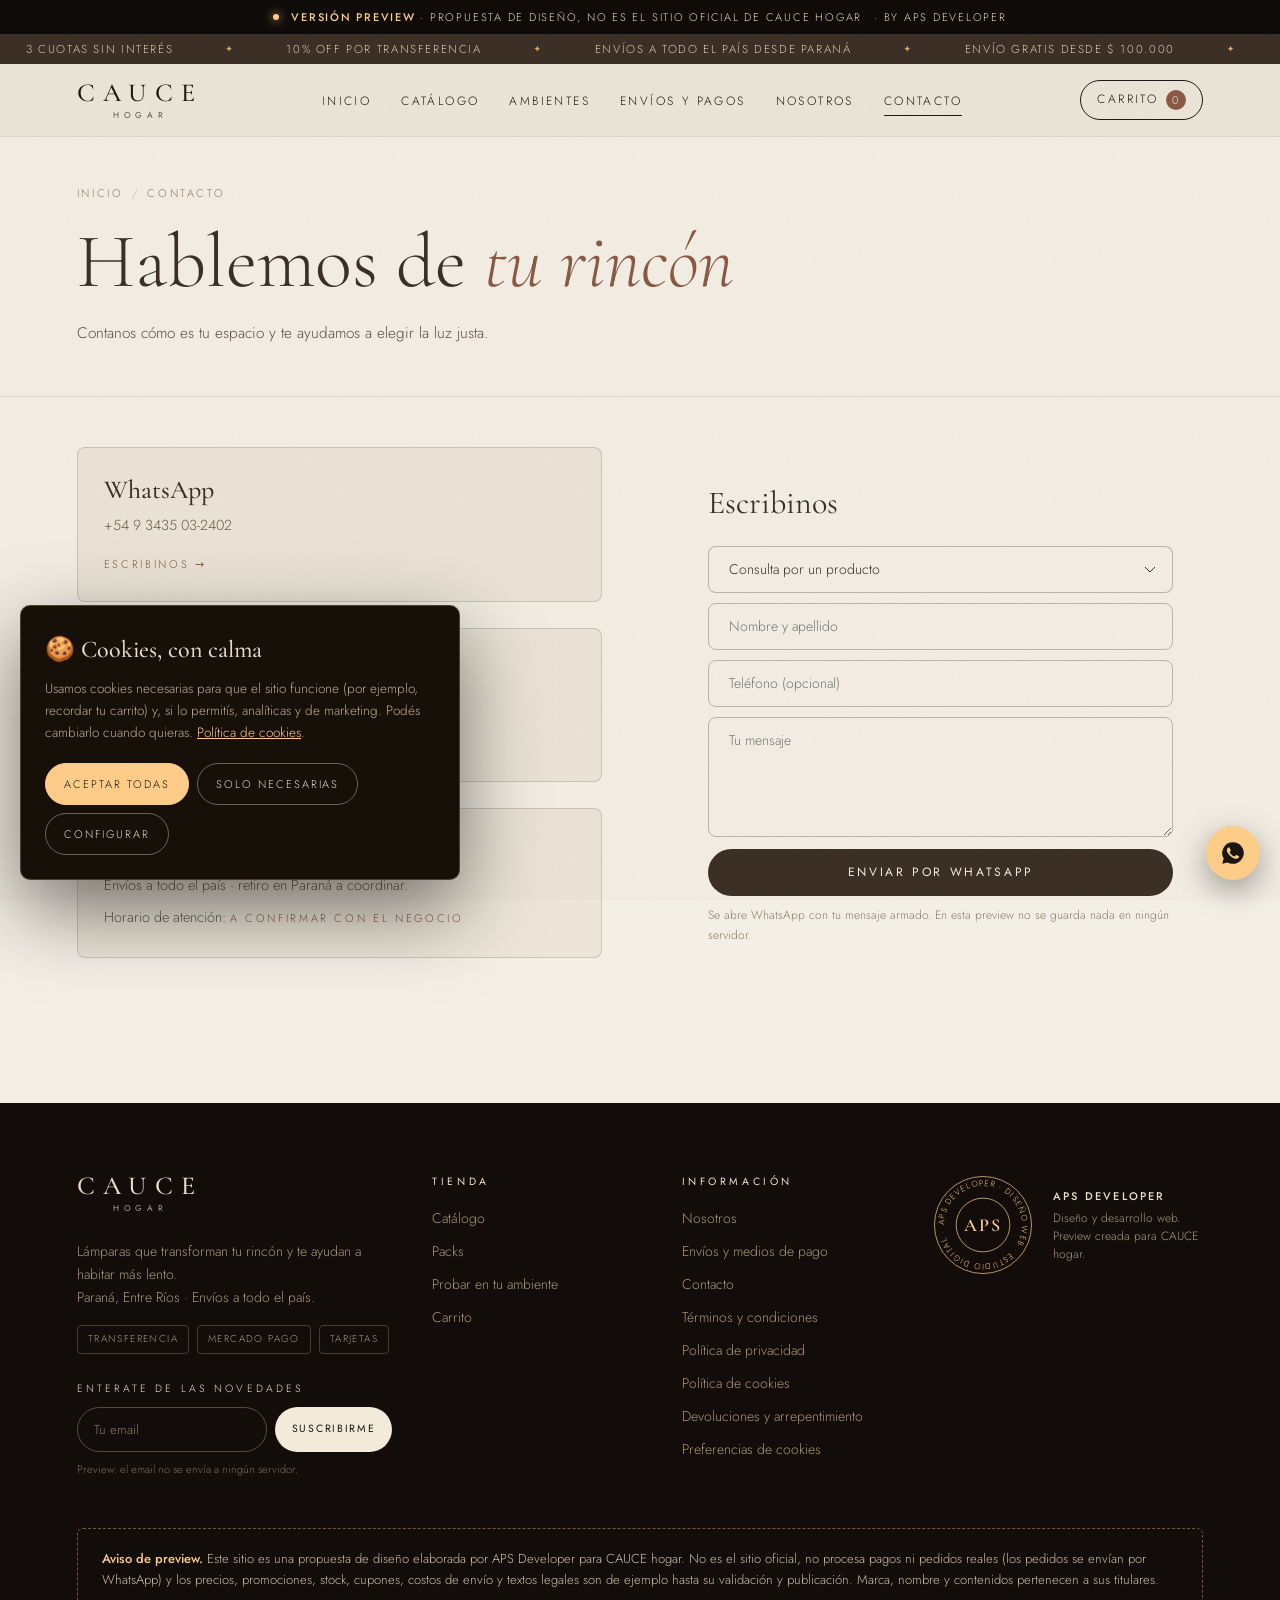
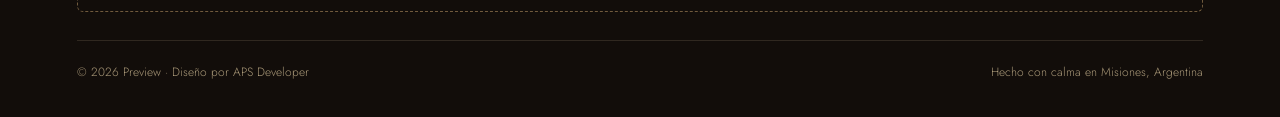
<file: contacto.html>
<!doctype html>
<html lang="es-AR">
<head>
<meta charset="utf-8">
<meta name="viewport" content="width=device-width,initial-scale=1">
<meta name="robots" content="noindex,nofollow">
<title>Contacto — CAUCE hogar (Preview)</title>
<meta name="description" content="Contactá a CAUCE hogar por WhatsApp o Instagram.">
<meta name="theme-color" content="#1b1511">
<link rel="icon" href="assets/favicon.svg" type="image/svg+xml">
<link rel="preconnect" href="https://fonts.googleapis.com">
<link rel="preconnect" href="https://fonts.gstatic.com" crossorigin>
<link href="https://fonts.googleapis.com/css2?family=Cormorant+Garamond:ital,wght@0,300;0,400;0,500;0,600;1,300;1,400;1,500&family=Jost:wght@300;400;500&display=swap" rel="stylesheet">
<link rel="stylesheet" href="css/styles.css">
</head>
<body data-page="contacto">
<main>
<div class="pagehead"><div class="crumb"><a href="index.html">Inicio</a><span>/</span>Contacto</div><h1 style="font-family:var(--serif);font-weight:300;font-size:clamp(40px,6vw,88px);line-height:1;color:var(--umber)">Hablemos de <em style="color:var(--brick)">tu rincón</em></h1><p class="lead">Contanos cómo es tu espacio y te ayudamos a elegir la luz justa.</p></div>
<section class="s alt" style="padding-top:50px">
  <div class="two">
    <div>
      <div class="infogrid" style="grid-template-columns:1fr">
        <a class="infoc" href="https://wa.me/5493435032402" target="_blank" rel="noopener"><b>WhatsApp</b><span>+54 9 3435 03-2402</span><i>Escribinos →</i></a>
        <a class="infoc" href="https://www.instagram.com/cauce.hogar" target="_blank" rel="noopener"><b>Instagram</b><span>@cauce.hogar</span><i>Seguinos →</i></a>
        <div class="infoc"><b>Paraná, Entre Ríos</b><span>Envíos a todo el país · retiro en Paraná a coordinar.</span><span>Horario de atención: <i style="font-style:normal" class="tbc">a confirmar con el negocio</i></span></div>
      </div>
    </div>
    <form class="sum" id="contactForm" style="position:static" novalidate>
      <h2>Escribinos</h2>
      <div class="form">
        <select class="fld" id="cw" aria-label="Motivo"><option>Consulta por un producto</option><option>Quiero comprar</option><option>Envíos y plazos</option><option>Cambios y devoluciones</option><option>Otra consulta</option></select>
        <input class="fld" id="cn" placeholder="Nombre y apellido">
        <input class="fld" id="ct" type="tel" placeholder="Teléfono (opcional)">
        <textarea class="fld" id="cm" placeholder="Tu mensaje" style="min-height:120px"></textarea>
      </div>
      <button class="btn dark" type="submit">Enviar por WhatsApp</button>
      <p class="hint">Se abre WhatsApp con tu mensaje armado. En esta preview no se guarda nada en ningún servidor.</p>
    </form>
  </div>
</section>
</main>

<script src="js/data.js"></script>
<script src="js/store.js"></script>
<script src="js/art.js"></script>
<script src="js/layout.js"></script>
<script src="js/info.js"></script>
</body>
</html>
</file>
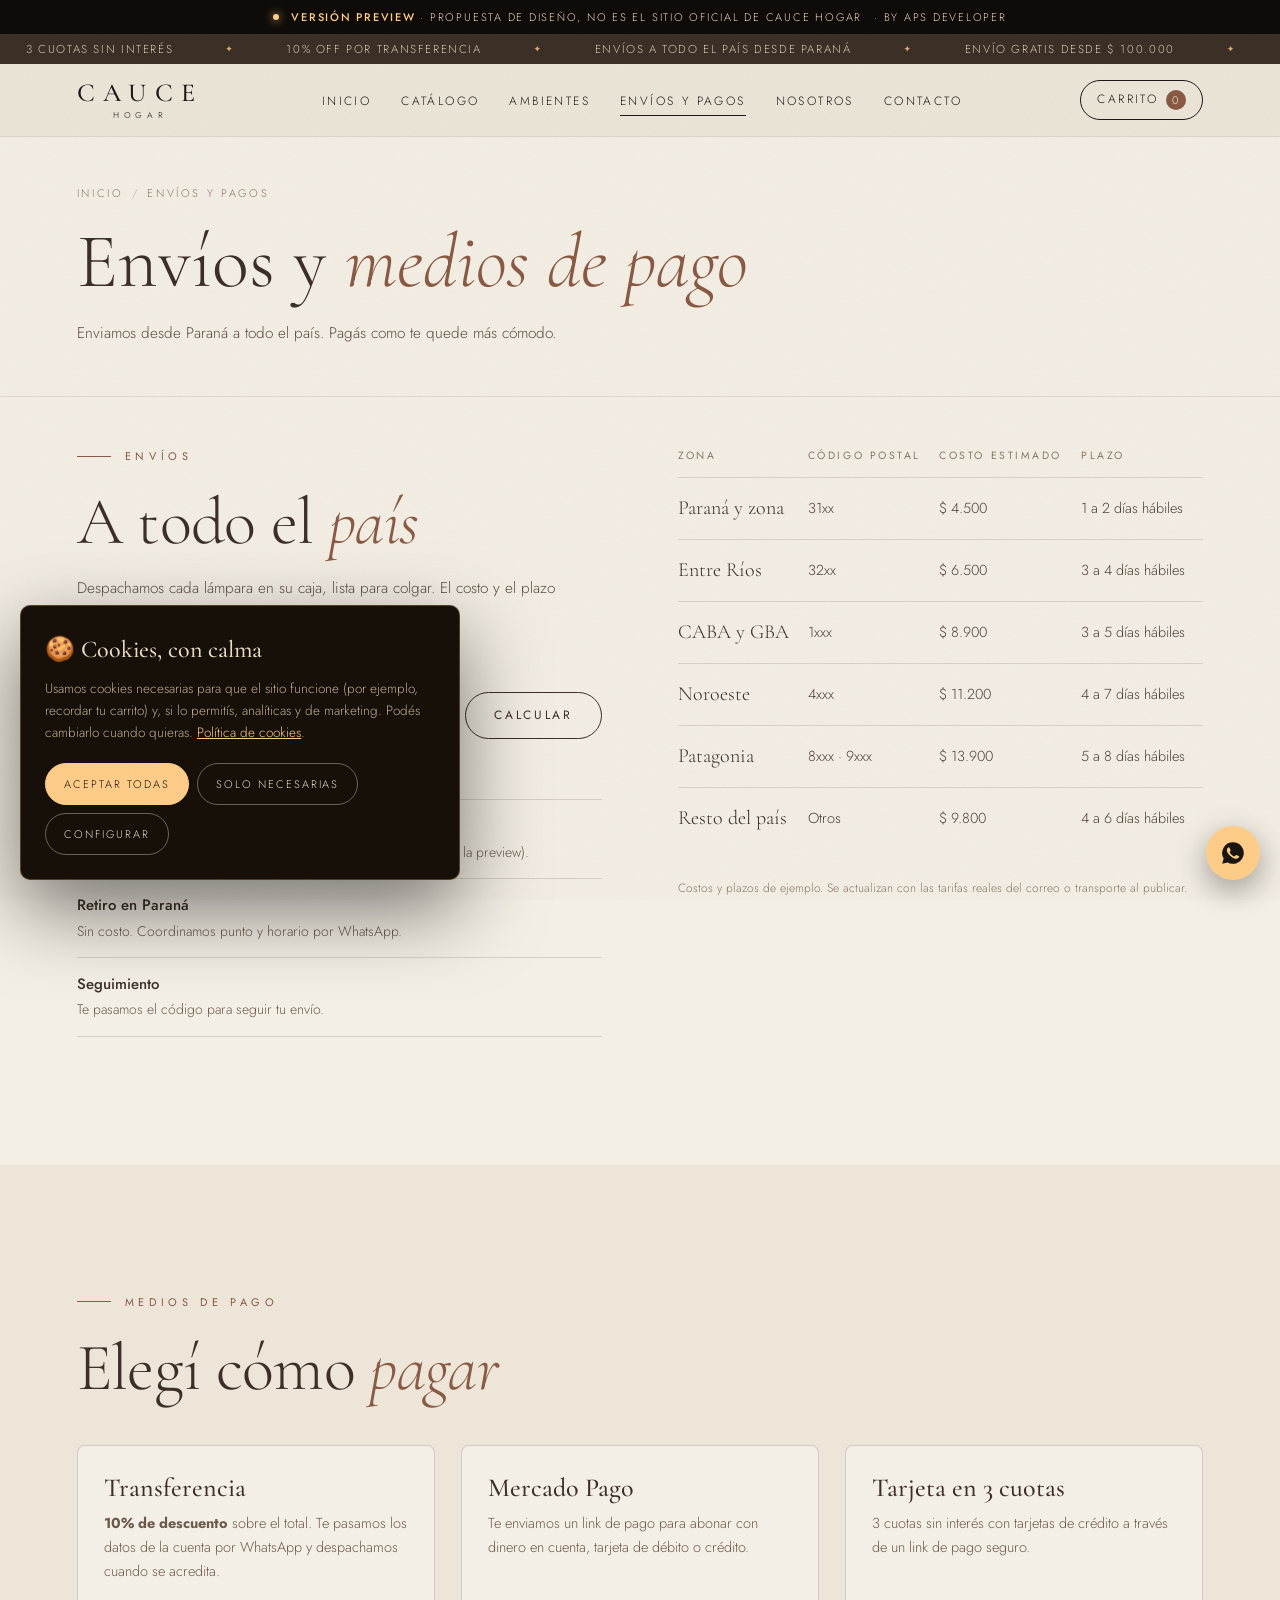
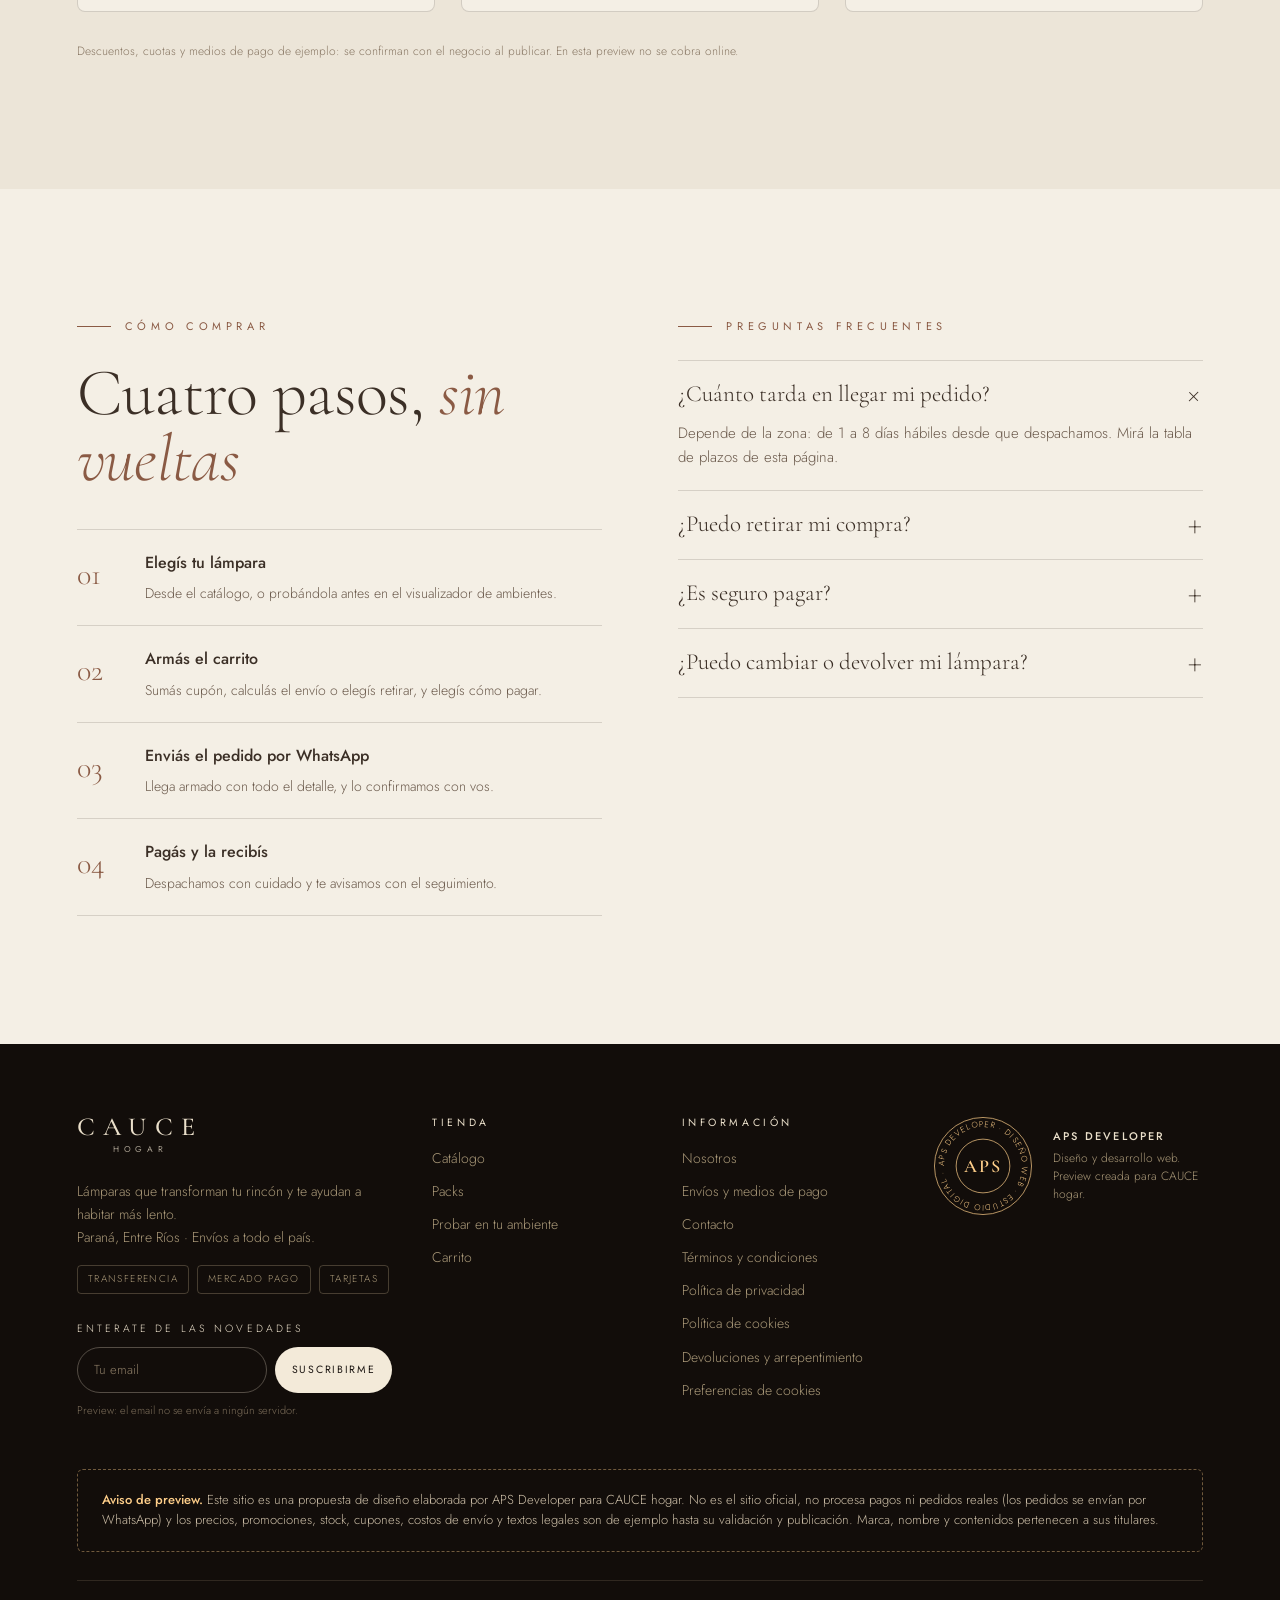
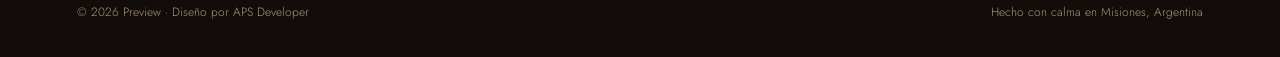
<file: envios.html>
<!doctype html>
<html lang="es-AR">
<head>
<meta charset="utf-8">
<meta name="viewport" content="width=device-width,initial-scale=1">
<meta name="robots" content="noindex,nofollow">
<title>Envíos y medios de pago — CAUCE hogar (Preview)</title>
<meta name="description" content="Costos y plazos de envío a todo el país, retiro en Paraná y medios de pago de CAUCE hogar.">
<meta name="theme-color" content="#1b1511">
<link rel="icon" href="assets/favicon.svg" type="image/svg+xml">
<link rel="preconnect" href="https://fonts.googleapis.com">
<link rel="preconnect" href="https://fonts.gstatic.com" crossorigin>
<link href="https://fonts.googleapis.com/css2?family=Cormorant+Garamond:ital,wght@0,300;0,400;0,500;0,600;1,300;1,400;1,500&family=Jost:wght@300;400;500&display=swap" rel="stylesheet">
<link rel="stylesheet" href="css/styles.css">
</head>
<body data-page="envios">
<main>
<div class="pagehead"><div class="crumb"><a href="index.html">Inicio</a><span>/</span>Envíos y pagos</div><h1 style="font-family:var(--serif);font-weight:300;font-size:clamp(40px,6vw,88px);line-height:1;color:var(--umber)">Envíos y <em style="color:var(--brick)">medios de pago</em></h1><p class="lead">Enviamos desde Paraná a todo el país. Pagás como te quede más cómodo.</p></div>

<section class="s alt" id="envios" style="padding-top:50px">
  <div class="two">
    <div>
      <div class="lab">Envíos</div><h2 class="t">A todo el <em>país</em></h2>
      <p class="lead">Despachamos cada lámpara en su caja, lista para colgar. El costo y el plazo dependen de tu código postal.</p>
      <div class="lbl2">Calculá tu envío</div>
      <div class="mini"><input class="fld" id="calcCp" inputmode="numeric" maxlength="8" placeholder="Tu código postal"><button class="btn out" id="calcBtn">Calcular</button></div>
      <div class="shipres" id="calcRes"></div>
      <ul class="perks"><li><b>Envío gratis desde $ 100.000</b>En compras de lámparas, a cualquier punto del país (ejemplo para la preview).</li><li><b>Retiro en Paraná</b>Sin costo. Coordinamos punto y horario por WhatsApp.</li><li><b>Seguimiento</b>Te pasamos el código para seguir tu envío.</li></ul>
    </div>
    <div><table class="zones" id="zones"></table><p class="note">Costos y plazos de ejemplo. Se actualizan con las tarifas reales del correo o transporte al publicar.</p></div>
  </div>
</section>

<section class="s" id="pagos">
  <div class="lab">Medios de pago</div><h2 class="t">Elegí cómo <em>pagar</em></h2>
  <div class="infogrid" style="margin-top:44px">
    <div class="infoc"><b>Transferencia</b><span><strong>10% de descuento</strong> sobre el total. Te pasamos los datos de la cuenta por WhatsApp y despachamos cuando se acredita.</span></div>
    <div class="infoc"><b>Mercado Pago</b><span>Te enviamos un link de pago para abonar con dinero en cuenta, tarjeta de débito o crédito.</span></div>
    <div class="infoc"><b>Tarjeta en 3 cuotas</b><span>3 cuotas sin interés con tarjetas de crédito a través de un link de pago seguro.</span></div>
  </div>
  <p class="note">Descuentos, cuotas y medios de pago de ejemplo: se confirman con el negocio al publicar. En esta preview no se cobra online.</p>
</section>

<section class="s alt" id="como-comprar">
  <div class="two">
    <div><div class="lab">Cómo comprar</div><h2 class="t">Cuatro pasos, <em>sin vueltas</em></h2>
      <ol class="steps"><li><b>Elegís tu lámpara</b><span>Desde el catálogo, o probándola antes en el visualizador de ambientes.</span></li><li><b>Armás el carrito</b><span>Sumás cupón, calculás el envío o elegís retirar, y elegís cómo pagar.</span></li><li><b>Enviás el pedido por WhatsApp</b><span>Llega armado con todo el detalle, y lo confirmamos con vos.</span></li><li><b>Pagás y la recibís</b><span>Despachamos con cuidado y te avisamos con el seguimiento.</span></li></ol></div>
    <div><div class="lab">Preguntas frecuentes</div><div class="acc" style="margin-top:0">
      <details open><summary>¿Cuánto tarda en llegar mi pedido?</summary><p>Depende de la zona: de 1 a 8 días hábiles desde que despachamos. Mirá la tabla de plazos de esta página.</p></details>
      <details><summary>¿Puedo retirar mi compra?</summary><p>Sí, en Paraná y sin costo. Coordinamos punto y horario por WhatsApp.</p></details>
      <details><summary>¿Es seguro pagar?</summary><p>Los pagos con tarjeta y Mercado Pago se hacen en la plataforma de Mercado Pago. Por transferencia, te pasamos los datos por WhatsApp y confirmás con el comprobante.</p></details>
      <details><summary>¿Puedo cambiar o devolver mi lámpara?</summary><p>Tenés 10 días corridos desde que la recibís para arrepentirte, sin costo. Si llega con una falla, aplica la garantía legal. <a href="legal.html#devoluciones" style="color:var(--brick)">Ver política</a>.</p></details>
    </div></div>
  </div>
</section>
</main>

<script src="js/data.js"></script>
<script src="js/store.js"></script>
<script src="js/art.js"></script>
<script src="js/layout.js"></script>
<script src="js/info.js"></script>
</body>
</html>
</file>
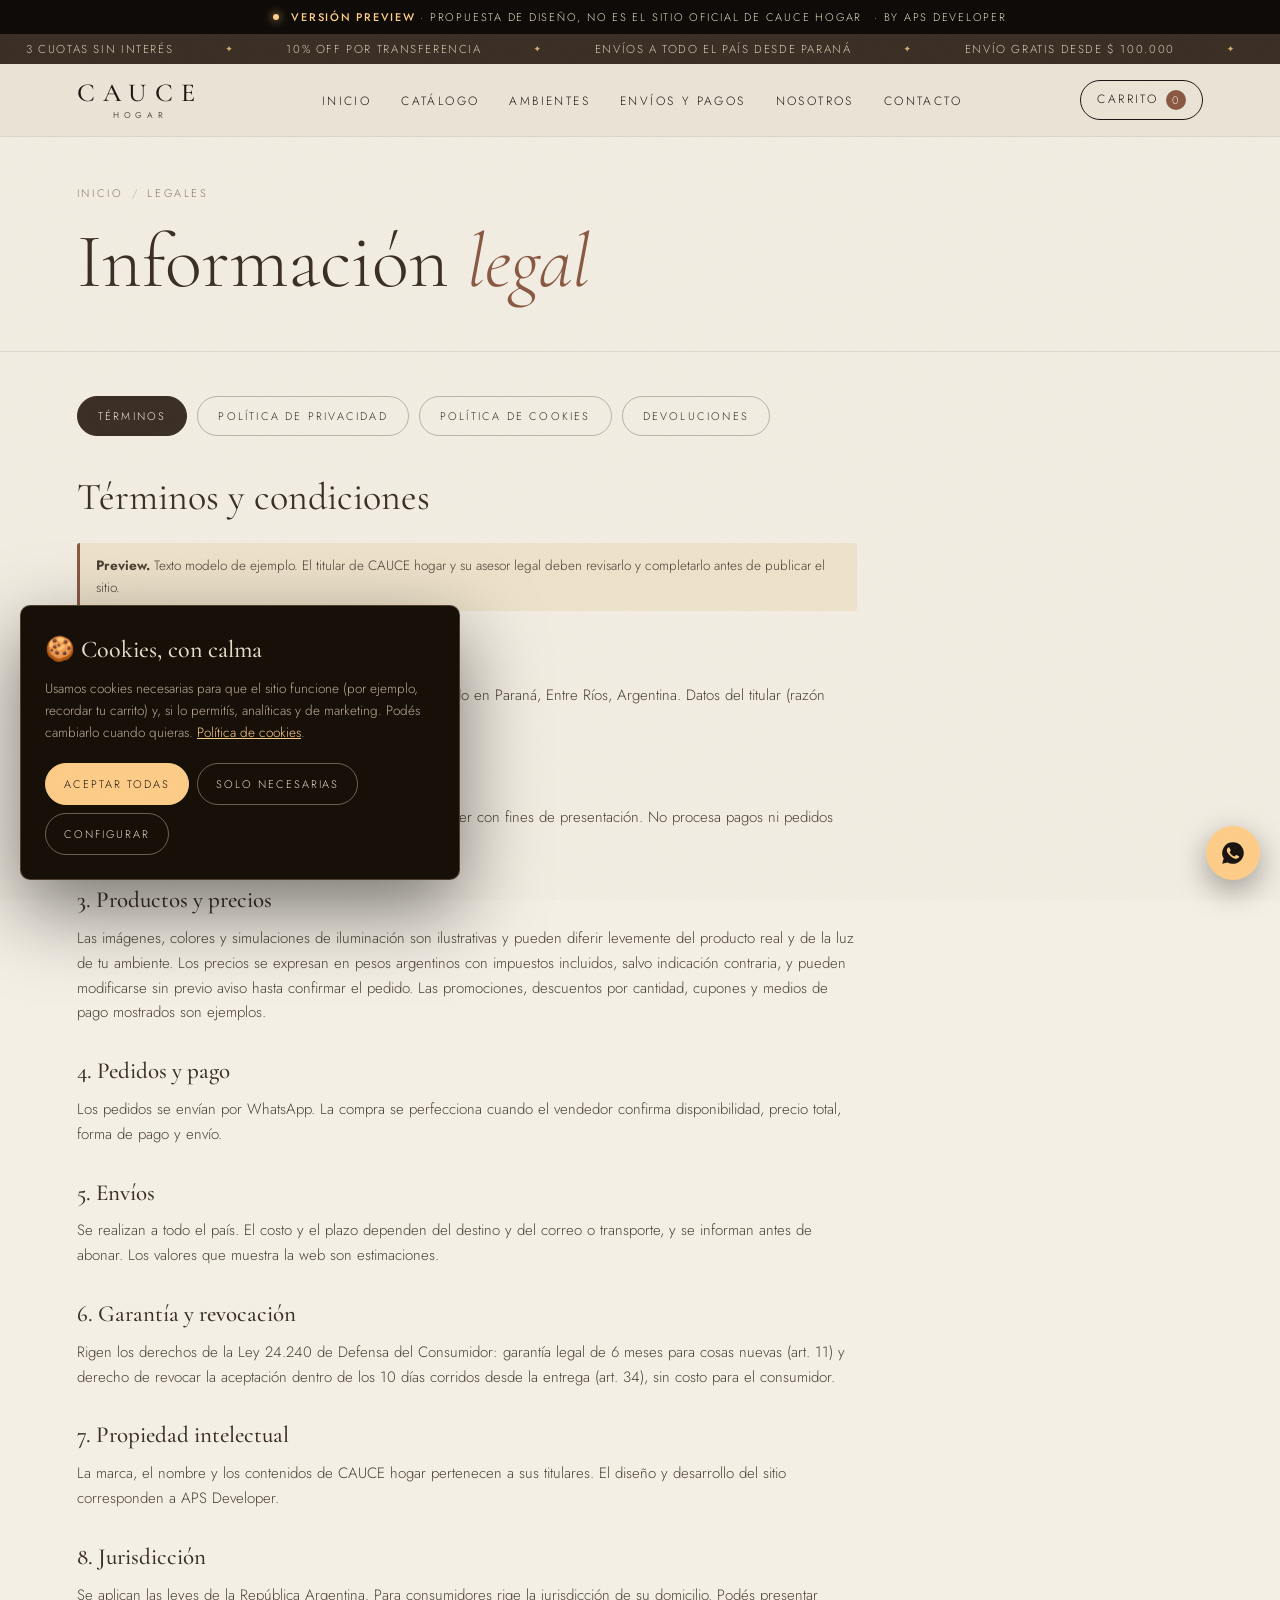
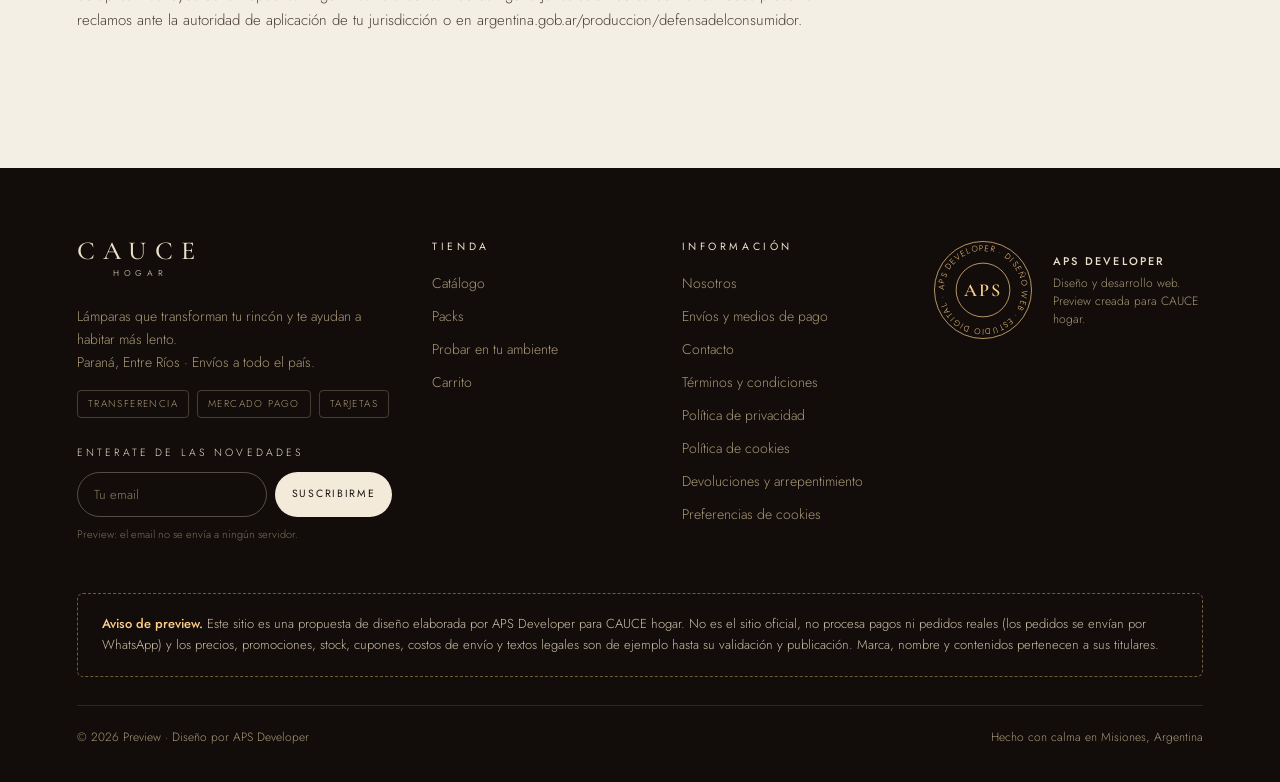
<file: legal.html>
<!doctype html>
<html lang="es-AR">
<head>
<meta charset="utf-8">
<meta name="viewport" content="width=device-width,initial-scale=1">
<meta name="robots" content="noindex,nofollow">
<title>Legales — CAUCE hogar (Preview)</title>
<meta name="description" content="Términos, privacidad, cookies y devoluciones de CAUCE hogar.">
<meta name="theme-color" content="#1b1511">
<link rel="icon" href="assets/favicon.svg" type="image/svg+xml">
<link rel="preconnect" href="https://fonts.googleapis.com">
<link rel="preconnect" href="https://fonts.gstatic.com" crossorigin>
<link href="https://fonts.googleapis.com/css2?family=Cormorant+Garamond:ital,wght@0,300;0,400;0,500;0,600;1,300;1,400;1,500&family=Jost:wght@300;400;500&display=swap" rel="stylesheet">
<link rel="stylesheet" href="css/styles.css">
</head>
<body data-page="legal">
<main>
<div class="pagehead"><div class="crumb"><a href="index.html">Inicio</a><span>/</span>Legales</div><h1 style="font-family:var(--serif);font-weight:300;font-size:clamp(40px,6vw,88px);line-height:1;color:var(--umber)">Información <em style="color:var(--brick)">legal</em></h1></div>
<section class="s alt" style="padding-top:44px"><div class="tabs" id="tabs"></div><div class="legal" id="doc"></div></section>
</main>

<script src="js/data.js"></script>
<script src="js/store.js"></script>
<script src="js/art.js"></script>
<script src="js/layout.js"></script>
<script src="js/legal.js"></script>
</body>
</html>
</file>
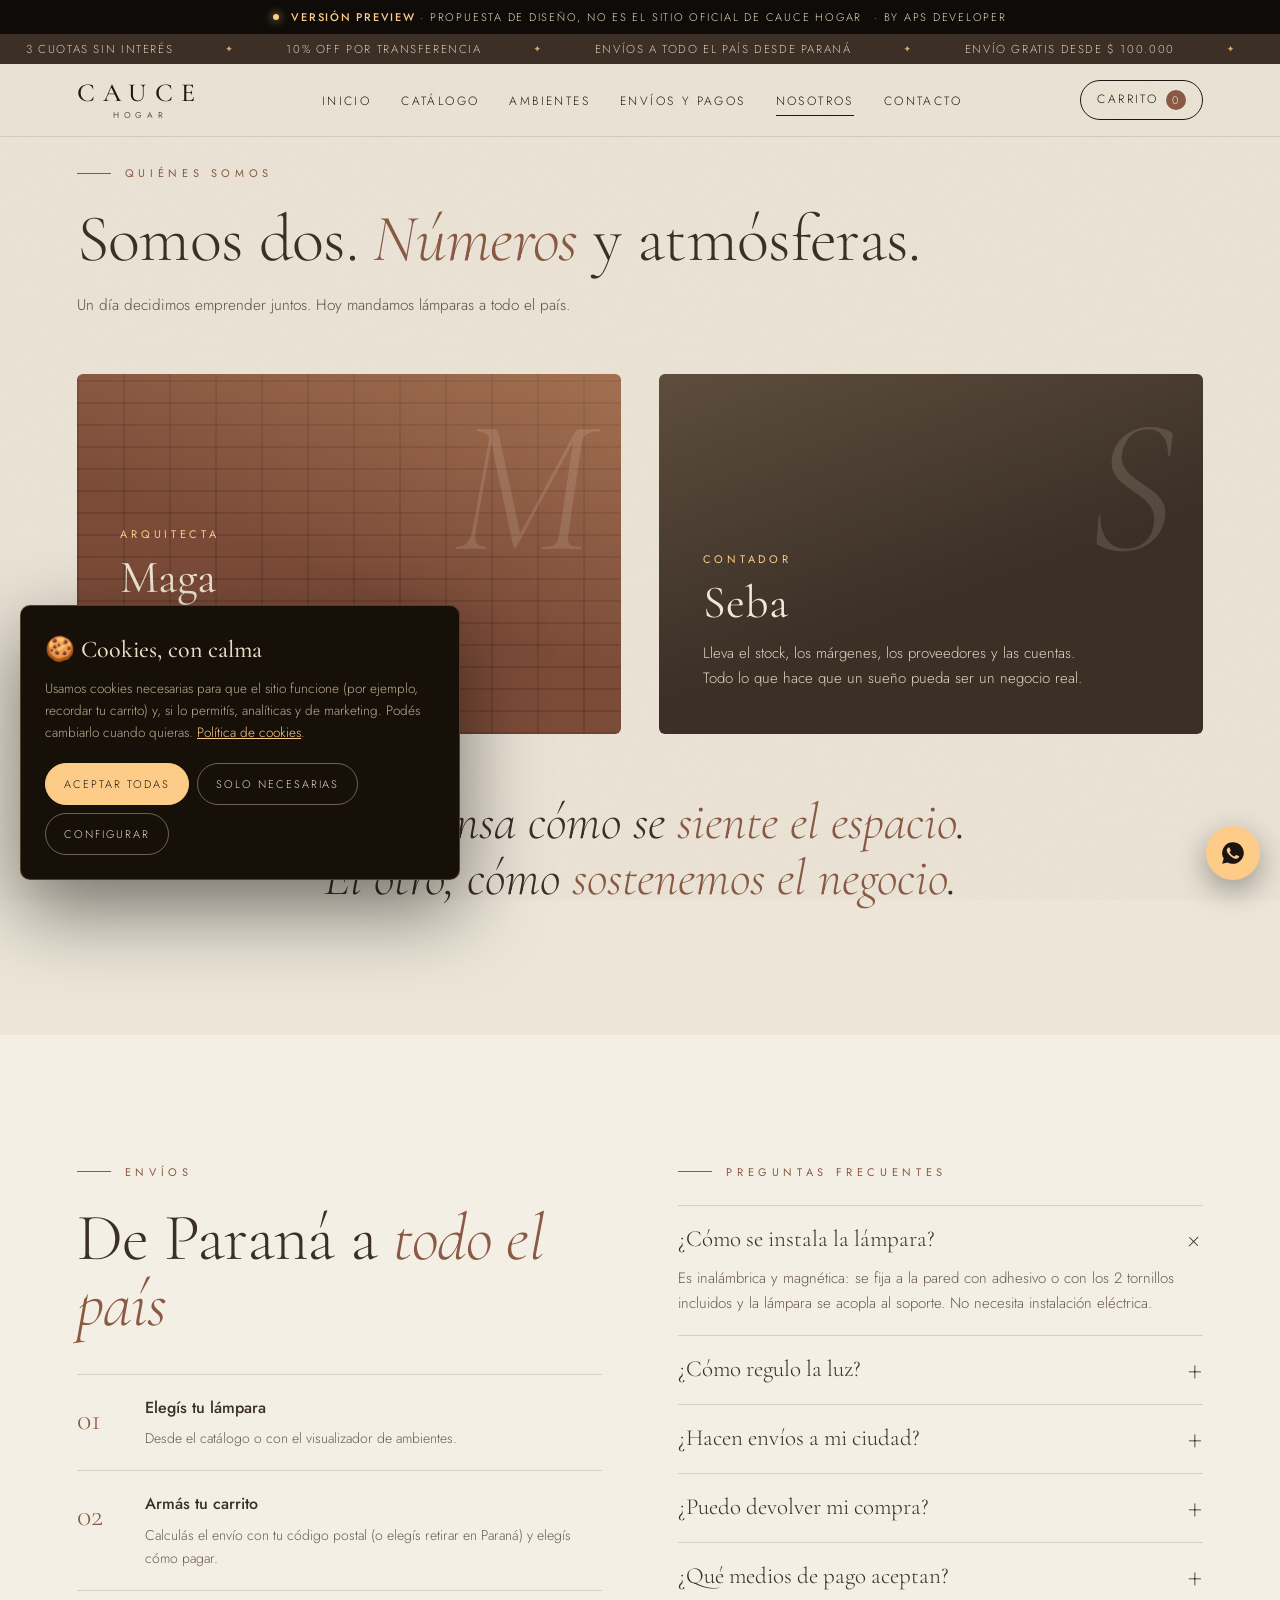
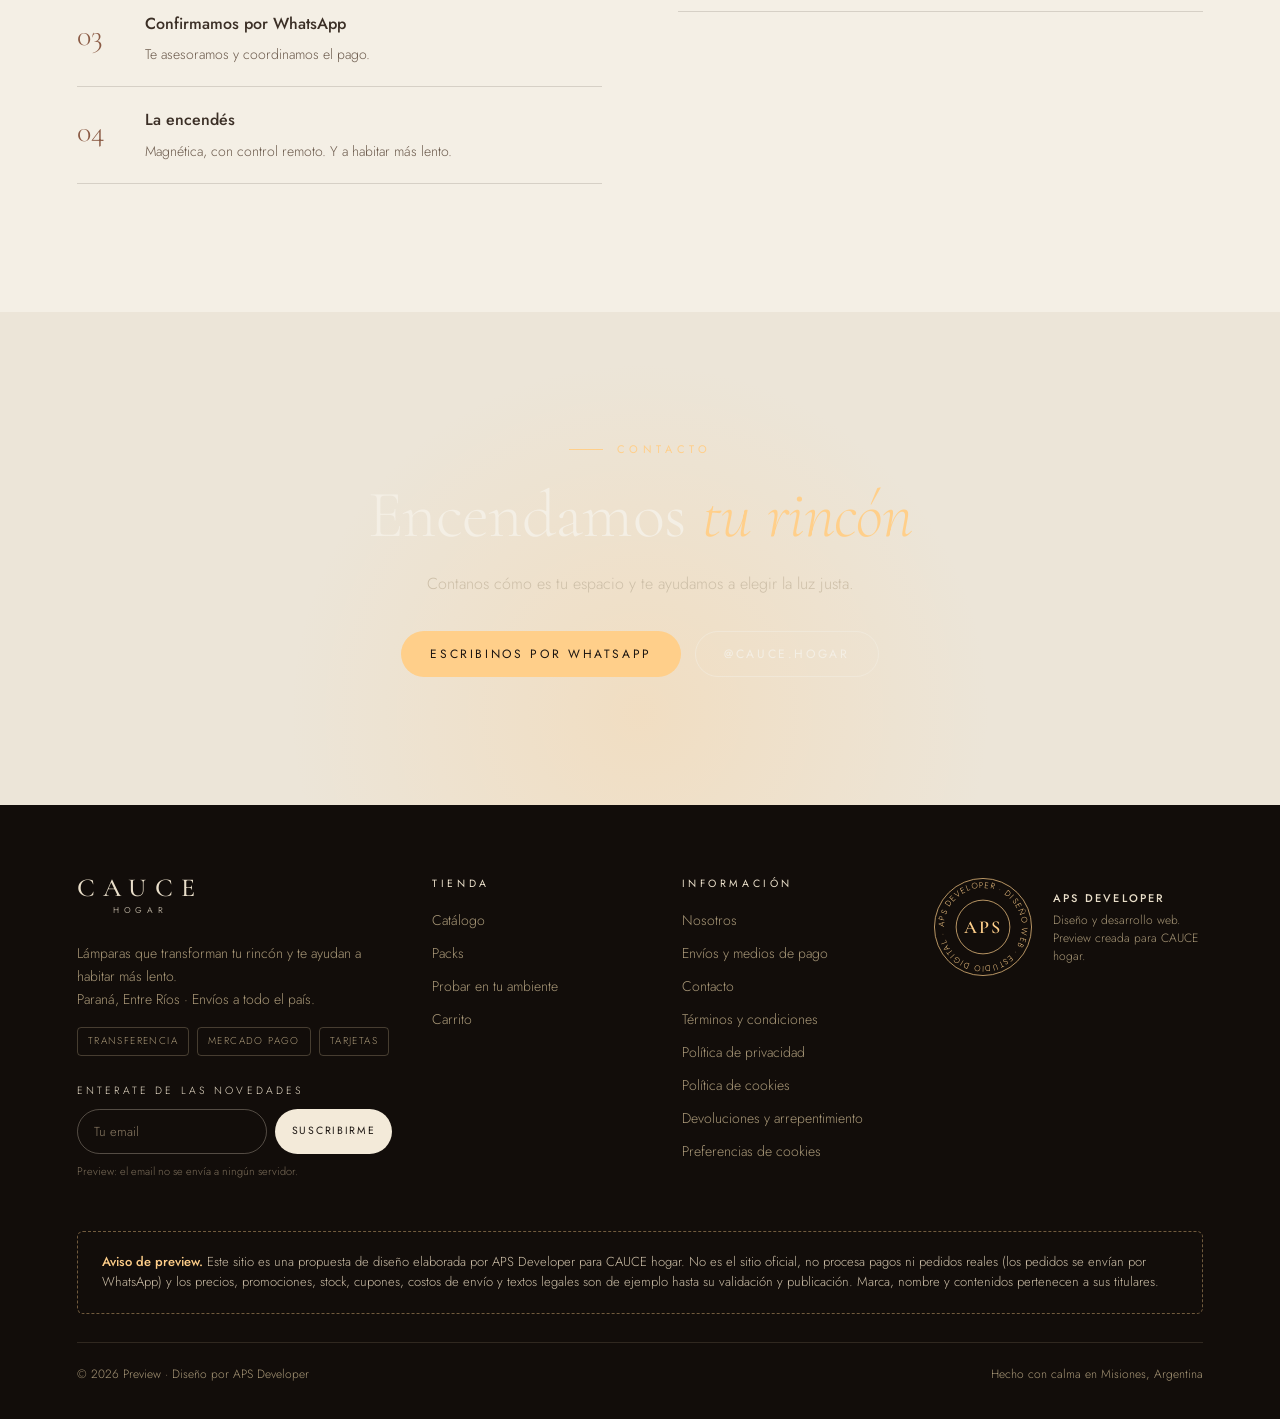
<file: nosotros.html>
<!doctype html>
<html lang="es-AR">
<head>
<meta charset="utf-8">
<meta name="viewport" content="width=device-width,initial-scale=1">
<meta name="robots" content="noindex,nofollow">
<title>Nosotros y envíos — CAUCE hogar (Preview)</title>
<meta name="description" content="Quiénes están detrás de CAUCE hogar, envíos y preguntas frecuentes.">
<meta name="theme-color" content="#1b1511">
<link rel="icon" href="assets/favicon.svg" type="image/svg+xml">
<link rel="preconnect" href="https://fonts.googleapis.com">
<link rel="preconnect" href="https://fonts.gstatic.com" crossorigin>
<link href="https://fonts.googleapis.com/css2?family=Cormorant+Garamond:ital,wght@0,300;0,400;0,500;0,600;1,300;1,400;1,500&family=Jost:wght@300;400;500&display=swap" rel="stylesheet">
<link rel="stylesheet" href="css/styles.css">
</head>
<body data-page="nosotros">
<main>
<section class="s" style="padding-top:calc(var(--top) + 100px)">
  <div class="lab rv">Quiénes somos</div>
  <h2 class="t rv">Somos dos. <em>Números</em> y atmósferas.</h2>
  <p class="lead rv">Un día decidimos emprender juntos. Hoy mandamos lámparas a todo el país.</p>
  <div class="duo">
    <article class="who a rv"><span class="mono">M</span><h3><small>Arquitecta</small>Maga</h3><p>Sabe que la luz no es un detalle: es lo que cambia la percepción de un espacio. Por eso empezamos con iluminación.</p></article>
    <article class="who b rv" style="--d:.12s"><span class="mono">S</span><h3><small>Contador</small>Seba</h3><p>Lleva el stock, los márgenes, los proveedores y las cuentas. Todo lo que hace que un sueño pueda ser un negocio real.</p></article>
  </div>
  <p class="mid rv">Una piensa cómo se <span>siente el espacio</span>.<br>El otro, cómo <span>sostenemos el negocio</span>.</p>
</section>
<section class="s alt" id="envios">
  <div class="two">
    <div><div class="lab rv">Envíos</div><h2 class="t rv">De Paraná a <em>todo el país</em></h2>
      <ol class="steps rv"><li><b>Elegís tu lámpara</b><span>Desde el catálogo o con el visualizador de ambientes.</span></li><li><b>Armás tu carrito</b><span>Calculás el envío con tu código postal (o elegís retirar en Paraná) y elegís cómo pagar.</span></li><li><b>Confirmamos por WhatsApp</b><span>Te asesoramos y coordinamos el pago.</span></li><li><b>La encendés</b><span>Magnética, con control remoto. Y a habitar más lento.</span></li></ol></div>
    <div class="rv" style="--d:.1s"><div class="lab">Preguntas frecuentes</div><div class="acc" style="margin-top:0">
      <details open><summary>¿Cómo se instala la lámpara?</summary><p>Es inalámbrica y magnética: se fija a la pared con adhesivo o con los 2 tornillos incluidos y la lámpara se acopla al soporte. No necesita instalación eléctrica.</p></details>
      <details><summary>¿Cómo regulo la luz?</summary><p>Elegís luz fría, neutra o cálida. Manteniendo el dedo en el botón de encendido subís o bajás la intensidad, o usás el control remoto incluido.</p></details>
      <details><summary>¿Hacen envíos a mi ciudad?</summary><p>Sí, enviamos a todo el país desde Paraná, Entre Ríos. El costo y el plazo se calculan con tu código postal.</p></details>
      <details><summary>¿Puedo devolver mi compra?</summary><p>Sí. Podés revocar la compra dentro de los 10 días corridos de recibida. <a href="legal.html#devoluciones" style="color:var(--brick)">Ver política</a>.</p></details>
      <details><summary>¿Qué medios de pago aceptan?</summary><p>Transferencia (10% OFF), Mercado Pago y tarjeta en 3 cuotas sin interés. <a href="envios.html#pagos" style="color:var(--brick)">Ver detalle</a>.</p></details></div></div>
  </div>
</section>
<section class="s ctc" id="contacto">
  <div class="lab rv">Contacto</div><h2 class="t rv">Encendamos <em>tu rincón</em></h2><p class="rv">Contanos cómo es tu espacio y te ayudamos a elegir la luz justa.</p>
  <div class="cta-row rv"><a class="btn wa" href="https://wa.me/5493435032402" target="_blank" rel="noopener">Escribinos por WhatsApp</a><a class="btn line" style="border-color:rgba(244,239,229,.5);color:var(--paper)" href="https://www.instagram.com/cauce.hogar" target="_blank" rel="noopener">@cauce.hogar</a></div>
</section>
</main>

<script src="js/data.js"></script>
<script src="js/store.js"></script>
<script src="js/art.js"></script>
<script src="js/layout.js"></script>
</body>
</html>
</file>
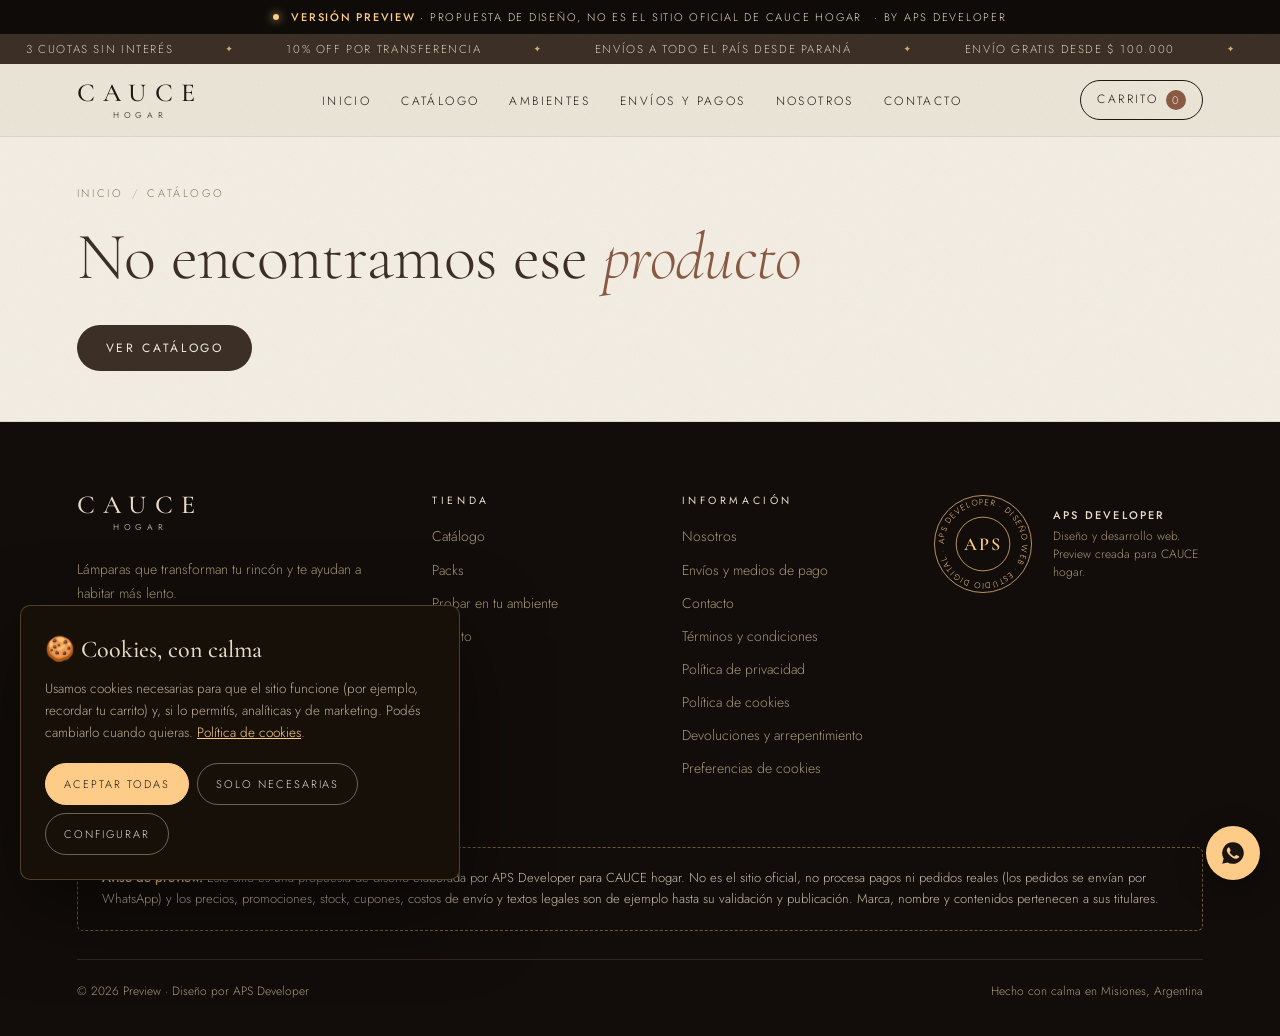
<file: producto.html>
<!doctype html>
<html lang="es-AR">
<head>
<meta charset="utf-8">
<meta name="viewport" content="width=device-width,initial-scale=1">
<meta name="robots" content="noindex,nofollow">
<title>Producto — CAUCE hogar (Preview)</title>
<meta name="description" content="Ficha de producto CAUCE hogar.">
<meta name="theme-color" content="#1b1511">
<link rel="icon" href="assets/favicon.svg" type="image/svg+xml">
<link rel="preconnect" href="https://fonts.googleapis.com">
<link rel="preconnect" href="https://fonts.gstatic.com" crossorigin>
<link href="https://fonts.googleapis.com/css2?family=Cormorant+Garamond:ital,wght@0,300;0,400;0,500;0,600;1,300;1,400;1,500&family=Jost:wght@300;400;500&display=swap" rel="stylesheet">
<link rel="stylesheet" href="css/styles.css">
</head>
<body data-page="producto">
<main id="root"></main>

<script src="js/data.js"></script>
<script src="js/store.js"></script>
<script src="js/art.js"></script>
<script src="js/layout.js"></script>
<script src="js/product.js"></script>
</body>
</html>
</file>
<file: css/styles.css>
/* CAUCE hogar — preview by APS Developer */
:root{
  --bone:#ece5d8; --paper:#f4efe5; --sand:#d9ccb6; --clay:#a68b6c; --brick:#8a5a44;
  --sage:#8b9378; --umber:#3b2f26; --ink:#1d1814; --warm:#ffcf8a; --dusk:#1b1511;
  --serif:'Cormorant Garamond',Georgia,'Times New Roman',serif;
  --sans:'Jost',system-ui,-apple-system,'Segoe UI',sans-serif;
  --gut:clamp(20px,6vw,96px); --bar:34px; --ann:30px; --top:calc(var(--bar) + var(--ann));
}
*{box-sizing:border-box;margin:0;padding:0}
html{scroll-behavior:smooth;-webkit-text-size-adjust:100%}
body{font-family:var(--sans);font-weight:300;color:var(--ink);background:var(--bone);line-height:1.65;overflow-x:hidden}
body::after{content:"";position:fixed;inset:0;pointer-events:none;z-index:300;opacity:.06;mix-blend-mode:multiply;
  background-image:url("data:image/svg+xml;utf8,<svg xmlns='http://www.w3.org/2000/svg' width='240' height='240'><filter id='n'><feTurbulence type='fractalNoise' baseFrequency='.85' numOctaves='3' stitchTiles='stitch'/><feColorMatrix values='0 0 0 0 .3  0 0 0 0 .22  0 0 0 0 .15  0 0 0 .9 0'/></filter><rect width='100%' height='100%' filter='url(%23n)'/></svg>")}
a{color:inherit}
button,input,select,textarea{font:inherit;color:inherit}
button{background:none;border:0;cursor:pointer}
img,svg,video{display:block;max-width:100%}
::selection{background:var(--clay);color:var(--paper)}
:focus-visible{outline:2px solid var(--warm);outline-offset:3px}
.sr{position:absolute;width:1px;height:1px;overflow:hidden;clip:rect(0 0 0 0)}

/* preview + announcement + nav */
#pv{position:fixed;top:0;left:0;right:0;height:var(--bar);z-index:130;background:#0f0b08;color:#e9dcc3;display:flex;align-items:center;justify-content:center;gap:12px;font-size:11px;letter-spacing:.16em;text-transform:uppercase;padding:0 12px;text-align:center}
#pv b{font-weight:500;color:var(--warm)}
#pv .dot{width:6px;height:6px;border-radius:50%;background:var(--warm);box-shadow:0 0 10px var(--warm);animation:pulse 2.4s ease-in-out infinite;flex:none}
@keyframes pulse{50%{opacity:.35}}
#ann{position:fixed;top:var(--bar);left:0;right:0;height:var(--ann);z-index:125;background:var(--umber);color:var(--sand);display:flex;align-items:center;justify-content:center;font-size:11.5px;letter-spacing:.14em;text-transform:uppercase;overflow:hidden}
#ann span{position:absolute;opacity:0;transform:translateY(10px);transition:.7s;white-space:nowrap}
#ann span.on{opacity:1;transform:none}
nav.top{position:fixed;top:var(--top);left:0;right:0;z-index:120;display:flex;align-items:center;justify-content:space-between;padding:16px var(--gut);color:var(--ink);background:rgba(236,229,216,.9);backdrop-filter:blur(14px);-webkit-backdrop-filter:blur(14px);box-shadow:0 1px 0 rgba(59,47,38,.12);transition:background .5s,color .5s,box-shadow .5s}
body[data-page="home"]:not(.solid) nav.top{background:transparent;color:#f3ead9;box-shadow:none;backdrop-filter:none;-webkit-backdrop-filter:none}
.logo{font-family:var(--serif);font-size:26px;letter-spacing:.32em;text-decoration:none;font-weight:500;line-height:1}
.logo small{display:block;font-family:var(--sans);font-size:8.5px;letter-spacing:.55em;margin-top:5px;opacity:.7;text-align:center;font-weight:400}
.links{display:flex;gap:30px;align-items:center;list-style:none}
.links a{font-size:12px;letter-spacing:.2em;text-transform:uppercase;text-decoration:none;position:relative;padding:6px 0}
.links a::after{content:"";position:absolute;left:0;right:100%;bottom:0;height:1px;background:currentColor;transition:right .4s}
.links a:hover::after,.links a.act::after{right:0}
.navr{display:flex;gap:8px;align-items:center}
.cartbtn{display:flex;align-items:center;gap:8px;font-size:12px;letter-spacing:.2em;text-transform:uppercase;border:1px solid currentColor;padding:9px 16px;border-radius:99px;transition:.3s}
.cartbtn i{font-style:normal;min-width:20px;height:20px;border-radius:99px;background:var(--brick);color:var(--paper);font-size:11px;display:grid;place-items:center;padding:0 5px}
.cartbtn:hover{background:rgba(255,207,138,.18)}
.burger{display:none;width:40px;height:40px;position:relative}
.burger i{position:absolute;left:9px;right:9px;height:1px;background:currentColor;transition:.3s}
.burger i:nth-child(1){top:15px}.burger i:nth-child(2){top:24px}
body.menu .burger i:nth-child(1){top:20px;transform:rotate(45deg)}
body.menu .burger i:nth-child(2){top:20px;transform:rotate(-45deg)}

/* buttons */
.btn{display:inline-flex;align-items:center;justify-content:center;gap:12px;padding:15px 28px;border-radius:99px;font-size:12px;letter-spacing:.22em;text-transform:uppercase;text-decoration:none;transition:.4s;font-weight:400;border:1px solid transparent;line-height:1.2}
.btn.fill{background:#f3ead9;color:var(--dusk)}.btn.fill:hover{background:var(--warm)}
.btn.line{border-color:rgba(243,234,217,.5);color:#f3ead9}.btn.line:hover{background:rgba(243,234,217,.12)}
.btn.dark{background:var(--umber);color:var(--paper)}.btn.dark:hover{background:var(--brick)}
.btn.out{border-color:var(--umber);color:var(--umber)}.btn.out:hover{background:var(--umber);color:var(--paper)}
.btn.wa{background:var(--warm);color:var(--dusk)}.btn.wa:hover{background:#fff1d4}
.btn[disabled]{opacity:.45;pointer-events:none}
.cta-row{display:flex;gap:14px;margin-top:34px;flex-wrap:wrap}

/* hero video */
.hero{position:relative;height:100vh;height:100svh;min-height:620px;color:#f3ead9;display:flex;align-items:flex-end;overflow:hidden;background:var(--dusk)}
.hero .vframe{position:absolute;z-index:1;right:var(--gut);top:calc(var(--top) + 96px);bottom:72px;aspect-ratio:9/16;border-radius:999px 999px 14px 14px;overflow:hidden;background:#000;box-shadow:0 40px 120px -30px rgba(255,170,90,.45),0 0 0 1px rgba(255,207,138,.25)}
.hero video{position:absolute;inset:0;width:100%;height:100%;object-fit:cover}
.hero .fb{position:absolute;inset:0;display:block;background:
  radial-gradient(40% 38% at 72% 34%,rgba(255,196,120,.55),transparent 70%),
  radial-gradient(60% 60% at 70% 30%,rgba(255,170,90,.18),transparent 75%),
  repeating-linear-gradient(0deg,rgba(0,0,0,.18) 0 2px,transparent 2px 22px),
  repeating-linear-gradient(90deg,rgba(0,0,0,.14) 0 2px,transparent 2px 46px),#3a2619;animation:breathe 7s ease-in-out infinite}
.hero.no-video .fb{display:block}
@keyframes breathe{50%{filter:brightness(1.18) saturate(1.1)}}
.hero::after{content:"";position:absolute;inset:0;background:linear-gradient(180deg,rgba(15,11,8,.55),rgba(15,11,8,.05) 30%,rgba(15,11,8,.7) 100%);pointer-events:none}
.hero .in{position:relative;z-index:2;padding:0 var(--gut) clamp(48px,9vh,110px);width:100%}
.eyebrow{font-size:11px;letter-spacing:.42em;text-transform:uppercase;color:var(--warm);margin-bottom:22px;display:flex;align-items:center;gap:14px;font-weight:400}
.eyebrow::before{content:"";width:34px;height:1px;background:currentColor;flex:none}
.hero h1{font-family:var(--serif);font-weight:300;font-size:clamp(52px,9vw,138px);line-height:.92;letter-spacing:-.01em;max-width:11ch}
.hero h1 em,.step em{font-style:italic;color:var(--warm);font-weight:300}
.hero p{margin-top:24px;max-width:460px;color:#e2d6bf;font-size:clamp(15px,1.3vw,18px)}
.vctl{position:absolute;right:calc(var(--gut) + 14px);bottom:86px;z-index:3;width:44px;height:44px;border:1px solid rgba(243,234,217,.5);border-radius:50%;color:#f3ead9;display:grid;place-items:center;font-size:12px;transition:.3s}
.vctl:hover{background:rgba(243,234,217,.15)}
.hero.no-video .vctl,.hero.no-video .vframe{display:none}
.scrollhint{position:absolute;left:50%;bottom:20px;z-index:3;transform:translateX(-50%);font-size:10px;letter-spacing:.4em;text-transform:uppercase;color:#cdbfa8;display:flex;flex-direction:column;align-items:center;gap:8px}
.scrollhint i{display:block;width:1px;height:38px;background:linear-gradient(#f3ead9,transparent);animation:drip 2.4s ease-in-out infinite;transform-origin:top}
@keyframes drip{0%{transform:scaleY(0)}50%{transform:scaleY(1)}100%{transform:scaleY(1);opacity:0}}

/* 3D stage (corto) */
#stage{position:relative;height:260vh;background:var(--dusk)}
.pin{position:sticky;top:0;height:100vh;height:100svh;overflow:hidden;color:#f3ead9}
.lroom{position:absolute;inset:0;overflow:hidden;background:var(--dusk)}
.lcam{position:absolute;inset:-6%;will-change:transform;transform-origin:62% 38%}
.lcam .ly{position:absolute;inset:0;opacity:0;transition:opacity 1.3s ease}
.lcam .ly.on{opacity:1}
.lcam .ly svg{position:absolute;inset:0;width:100%;height:100%}
.lshade{position:absolute;inset:0;pointer-events:none;background:linear-gradient(90deg,rgba(15,11,8,.88) 0%,rgba(15,11,8,.55) 38%,rgba(15,11,8,0) 72%),linear-gradient(0deg,rgba(15,11,8,.55),transparent 35%)}
.lcam.breathe{animation:lbreathe 6s ease-in-out infinite}
@keyframes lbreathe{50%{filter:brightness(1.07)}}
.step{position:absolute;left:var(--gut);top:52%;width:min(520px,44vw);opacity:0;transform:translateY(calc(-50% + 26px));pointer-events:none;transition:opacity .9s ease,transform .9s cubic-bezier(.2,.7,.2,1)}
.step.on{opacity:1;transform:translateY(-50%);pointer-events:auto}
.step h2{font-family:var(--serif);font-weight:300;font-size:clamp(40px,5.6vw,82px);line-height:.95}
.step p{margin-top:22px;font-size:clamp(15px,1.25vw,18px);max-width:430px;color:#d9ccb6}
.meter{display:flex;gap:10px;align-items:center;margin-top:28px;font-size:11px;letter-spacing:.3em;text-transform:uppercase;color:#d9ccb6}
.meter span{width:34px;height:2px;background:rgba(243,234,217,.22);transition:.6s}
.meter span.l{background:var(--warm);box-shadow:0 0 12px var(--warm)}
.progress{position:absolute;right:calc(var(--gut) - 30px);top:50%;transform:translateY(-50%);display:flex;flex-direction:column;gap:14px}
.progress b{width:6px;height:6px;border-radius:50%;background:rgba(243,234,217,.28);transition:.5s;display:block}
.progress b.on{background:var(--warm);box-shadow:0 0 12px var(--warm);transform:scale(1.5)}
.marq{position:relative;z-index:2;overflow:hidden;background:var(--umber);color:var(--sand);padding:16px 0;white-space:nowrap}
.marq div{display:inline-block;animation:marq 40s linear infinite;font-family:var(--serif);font-style:italic;font-size:25px}
.marq span{margin:0 26px;color:var(--clay)}
@keyframes marq{to{transform:translateX(-50%)}}

/* sections */
section.s{position:relative;z-index:2;background:var(--bone);padding:clamp(70px,10vw,150px) var(--gut)}
section.s.alt{background:var(--paper)}
section.s.dark{background:var(--dusk);color:#eadfca}
.lab{font-size:11px;letter-spacing:.42em;text-transform:uppercase;color:var(--brick);display:flex;gap:14px;align-items:center;margin-bottom:24px;font-weight:400}
.lab::before{content:"";width:34px;height:1px;background:currentColor}
.dark .lab{color:var(--warm)}
h2.t{font-family:var(--serif);font-weight:300;font-size:clamp(36px,5.2vw,78px);line-height:1;letter-spacing:-.01em;color:var(--umber)}
h2.t em{font-style:italic;color:var(--brick)}
.dark h2.t{color:#f3ead9}.dark h2.t em{color:var(--warm)}
.lead{max-width:520px;margin-top:20px;color:#5e4f43;font-size:clamp(15px,1.2vw,17px)}
.dark .lead{color:#bfae95}
.head2{display:flex;justify-content:space-between;align-items:flex-end;gap:30px;flex-wrap:wrap;margin-bottom:48px}
.rv{opacity:0;transform:translateY(32px);transition:opacity 1.1s ease,transform 1.1s cubic-bezier(.2,.7,.2,1);transition-delay:var(--d,0s)}
.rv.in{opacity:1;transform:none}
.pagehead{padding:calc(var(--top) + 120px) var(--gut) 50px;background:var(--paper);border-bottom:1px solid rgba(59,47,38,.1)}
.crumb{font-size:11px;letter-spacing:.24em;text-transform:uppercase;color:#8a7966;margin-bottom:22px}
.crumb a{text-decoration:none}.crumb a:hover{color:var(--brick)}
.crumb span{margin:0 8px;opacity:.5}

/* filosofia */
.big{font-family:var(--serif);font-weight:300;font-size:clamp(28px,4.4vw,66px);line-height:1.12;color:var(--umber);max-width:1100px}
.big .w{opacity:.14;transition:opacity .35s}.big .w.on{opacity:1}.big .w.i{font-style:italic;color:var(--brick)}
.pillars{display:grid;grid-template-columns:repeat(3,1fr);gap:clamp(18px,3vw,44px);margin-top:clamp(60px,8vw,110px)}
.pil .tex{aspect-ratio:4/5;border-radius:200px 200px 6px 6px;position:relative;overflow:hidden;transition:transform 1.2s cubic-bezier(.2,.7,.2,1)}
.pil:hover .tex{transform:scale(.985)}
.pil .tex::after{content:"";position:absolute;inset:0;background:radial-gradient(120% 80% at 50% 0%,rgba(255,235,200,.28),transparent 60%)}
.tex.t1{background:repeating-linear-gradient(90deg,rgba(255,255,255,.05) 0 2px,transparent 2px 6px),repeating-linear-gradient(0deg,rgba(0,0,0,.04) 0 2px,transparent 2px 5px),linear-gradient(160deg,#e3d8c3,#c9b99c)}
.tex.t2{background:repeating-linear-gradient(100deg,rgba(0,0,0,.09) 0 1px,transparent 1px 11px),repeating-linear-gradient(80deg,rgba(255,255,255,.08) 0 1px,transparent 1px 17px),linear-gradient(170deg,#b99a74,#8b6b49)}
.tex.t3{background:radial-gradient(60% 40% at 50% 12%,rgba(255,214,150,.95),rgba(255,190,110,.35) 45%,transparent 70%),linear-gradient(180deg,#4b3a2d,#2a2019)}
.pil h3{font-family:var(--serif);font-weight:400;font-size:30px;margin-top:20px;color:var(--umber)}
.pil p{font-size:15px;color:#6b5a4c;margin-top:8px;max-width:340px}
.palette{display:flex;margin-top:clamp(50px,7vw,90px);border-radius:6px;overflow:hidden;height:140px}
.palette div{flex:1;display:flex;align-items:flex-end;padding:14px;font-size:10px;letter-spacing:.24em;text-transform:uppercase;transition:flex .7s cubic-bezier(.2,.7,.2,1)}
.palette div:hover{flex:2.2}

/* benefits / tiers */
.benef{display:grid;grid-template-columns:repeat(4,1fr);gap:20px;border-top:1px solid rgba(59,47,38,.16);border-bottom:1px solid rgba(59,47,38,.16);padding:30px 0}
.benef div{font-size:13px;color:#6b5a4c;padding:0 8px}
.benef b{display:block;font-family:var(--serif);font-weight:500;font-size:23px;color:var(--umber);margin-bottom:2px}
.tiers{display:grid;grid-template-columns:repeat(3,1fr);gap:18px;margin-top:40px}
.tier{border:1px solid rgba(234,223,202,.22);border-radius:8px;padding:30px 26px;transition:.4s}
.tier:hover{border-color:var(--warm);transform:translateY(-4px)}
.tier b{display:block;font-family:var(--serif);font-weight:300;font-size:64px;line-height:1;color:var(--warm)}
.tier span{display:block;margin-top:10px;font-size:14px;color:#bfae95}

/* cards + catalogo */
.grid{display:grid;grid-template-columns:repeat(auto-fill,minmax(min(100%,290px),1fr));gap:clamp(16px,2.2vw,32px)}
.card{background:var(--bone);border-radius:6px;overflow:hidden;display:flex;flex-direction:column;transition:transform .6s cubic-bezier(.2,.7,.2,1),box-shadow .6s;box-shadow:0 1px 0 rgba(59,47,38,.08);position:relative}
.alt .card{background:var(--paper)}
.card:hover{transform:translateY(-8px);box-shadow:0 30px 60px -30px rgba(59,47,38,.45)}
.card .pic{position:relative;aspect-ratio:1/1.08;overflow:hidden;background:#cdbfa6;display:block}
.card .pic svg{width:100%;height:100%}
.tag{position:absolute;top:14px;left:14px;font-size:10px;letter-spacing:.22em;text-transform:uppercase;background:rgba(244,239,229,.92);color:var(--umber);padding:6px 12px;border-radius:99px;z-index:2}
.tag.promo{background:var(--brick);color:var(--paper)}
.tag.stock{left:auto;right:14px;background:var(--umber);color:var(--warm)}
.card .glowL{transition:opacity .8s,transform .8s;opacity:.78}
.card:hover .glowL{opacity:1;transform:scale(1.12)}
.card .info{padding:20px 22px 24px;display:flex;flex-direction:column;gap:4px;flex:1}
.card h3{font-family:var(--serif);font-weight:500;font-size:25px;line-height:1.1;color:var(--umber)}
.card h3 a{text-decoration:none}
.card .sub{font-size:13px;color:#7a6858}
.price{display:flex;align-items:baseline;gap:12px;margin-top:10px;flex-wrap:wrap}
.price b{font-family:var(--serif);font-size:30px;font-weight:500;color:var(--umber);line-height:1}
.price s{font-size:14px;color:#9b8a78}
.price .off{font-size:11px;letter-spacing:.14em;background:var(--brick);color:var(--paper);padding:3px 8px;border-radius:99px}
.pnote{font-size:12.5px;color:#6b5a4c;line-height:1.5}
.pnote b{color:var(--brick);font-weight:500}
.card .row{display:flex;gap:8px;margin-top:16px}
.card .row .btn{flex:1;padding:12px 10px;font-size:10.5px;letter-spacing:.18em}
.chips{display:flex;gap:10px;flex-wrap:wrap}
.chip{padding:10px 20px;border:1px solid rgba(59,47,38,.3);border-radius:99px;font-size:11px;letter-spacing:.2em;text-transform:uppercase;transition:.3s;color:var(--umber)}
.chip:hover{border-color:var(--umber)}.chip.on{background:var(--umber);color:var(--paper);border-color:var(--umber)}
.toolbar{display:flex;gap:16px;align-items:center;justify-content:space-between;flex-wrap:wrap;margin-bottom:34px}
.fld{border:1px solid rgba(59,47,38,.3);background:transparent;border-radius:99px;padding:11px 20px;font-size:14px;min-width:200px;color:var(--umber)}
.fld:focus{outline:none;border-color:var(--brick)}
select.fld{appearance:none;-webkit-appearance:none;padding-right:38px;background:url("data:image/svg+xml;utf8,<svg xmlns='http://www.w3.org/2000/svg' width='12' height='8'><path d='M1 1l5 5 5-5' fill='none' stroke='%233b2f26'/></svg>") no-repeat right 16px center}
.count{font-size:12px;letter-spacing:.18em;text-transform:uppercase;color:#8a7966}
.note{margin-top:30px;font-size:12px;color:#8a7966}
.empty{padding:60px 0;text-align:center;font-family:var(--serif);font-style:italic;font-size:26px;color:#8a7966}

/* producto */
.pdp{display:grid;grid-template-columns:minmax(0,1.1fr) minmax(0,1fr);gap:clamp(24px,5vw,80px);align-items:start;padding:calc(var(--top) + 100px) var(--gut) 60px}
.gal .main{position:relative;aspect-ratio:1/1;border-radius:8px;overflow:hidden;background:#cdbfa6}
.gal .main svg{position:absolute;inset:0;width:100%;height:100%}
.gal .lbl{position:absolute;left:14px;bottom:12px;z-index:2;font-size:10px;letter-spacing:.24em;text-transform:uppercase;background:rgba(15,11,8,.55);color:#f3ead9;padding:7px 13px;border-radius:99px;backdrop-filter:blur(6px)}
.thumbs{display:grid;grid-template-columns:repeat(4,1fr);gap:10px;margin-top:10px}
.thumbs button{aspect-ratio:1/1;border-radius:6px;overflow:hidden;opacity:.6;border:2px solid transparent;transition:.3s;position:relative;background:#cdbfa6}
.thumbs button svg{position:absolute;inset:0;width:100%;height:100%}
.thumbs button.on,.thumbs button:hover{opacity:1;border-color:var(--brick)}
.buy h1{font-family:var(--serif);font-weight:400;font-size:clamp(36px,4.4vw,60px);line-height:1;color:var(--umber)}
.buy .sub{margin-top:12px;color:#6b5a4c;max-width:460px}
.buy .price b{font-size:44px}
.buy .price{margin-top:22px}
.opts{display:flex;gap:10px;flex-wrap:wrap}
.opt{padding:10px 18px;border:1px solid rgba(59,47,38,.3);border-radius:99px;font-size:12px;letter-spacing:.12em;transition:.3s;text-decoration:none;color:var(--umber);display:inline-flex;align-items:center;gap:8px}
.opt:hover{border-color:var(--umber)}.opt.on{background:var(--umber);color:var(--paper);border-color:var(--umber)}
.sw{display:inline-block;width:12px;height:12px;border-radius:50%;border:1px solid rgba(0,0,0,.3)}
.lbl2{font-size:10.5px;letter-spacing:.32em;text-transform:uppercase;color:#8a7966;margin:26px 0 10px;font-weight:400}
.qty{display:inline-flex;align-items:center;border:1px solid rgba(59,47,38,.3);border-radius:99px}
.qty button{width:44px;height:46px;font-size:18px;color:var(--umber)}
.qty input{width:44px;text-align:center;border:0;background:transparent;font-size:16px;-moz-appearance:textfield}
.qty input::-webkit-outer-spin-button,.qty input::-webkit-inner-spin-button{-webkit-appearance:none}
.buyrow{display:flex;gap:12px;flex-wrap:wrap;align-items:center;margin-top:26px}
.buyrow .btn.dark{flex:1;min-width:200px}
.urg{margin-top:14px;font-size:13px;color:var(--brick)}
.mini{display:flex;gap:10px;margin-top:22px}
.mini input{flex:1;min-width:0}
.shipres{margin-top:12px;font-size:14px;color:#4d4036;min-height:22px}
.shipres b{color:var(--umber);font-weight:500}
.shipres.err{color:#a2432e}
.acc{margin-top:34px}
details{border-top:1px solid rgba(59,47,38,.16);padding:20px 0}
details:last-of-type{border-bottom:1px solid rgba(59,47,38,.16)}
summary{list-style:none;cursor:pointer;display:flex;justify-content:space-between;gap:20px;font-family:var(--serif);font-size:23px;color:var(--umber);line-height:1.2}
summary::-webkit-details-marker{display:none}
summary::after{content:"+";font-family:var(--sans);font-weight:200;font-size:28px;line-height:1;transition:transform .4s;flex:none}
details[open] summary::after{transform:rotate(45deg)}
details p,details li{margin-top:12px;font-size:15px;color:#6b5a4c;max-width:560px}
details ul{padding-left:20px}
table.spec{width:100%;border-collapse:collapse;margin-top:12px;font-size:14.5px}
table.spec td{padding:10px 0;border-bottom:1px solid rgba(59,47,38,.1);color:#6b5a4c;vertical-align:top}
table.spec td:first-child{color:var(--umber);width:40%;font-weight:400}
.tbc{color:#a2432e;font-style:italic}

/* carrito */
.cartpg{display:grid;grid-template-columns:minmax(0,1.5fr) minmax(300px,1fr);gap:clamp(24px,4vw,60px);padding:50px var(--gut) 100px;align-items:start}
.cl{display:grid;grid-template-columns:96px 1fr auto;gap:18px;padding:22px 0;border-bottom:1px solid rgba(59,47,38,.14);align-items:center}
.cl .im{width:96px;aspect-ratio:1/1;border-radius:6px;overflow:hidden;background:#cdbfa6;display:block}
.cl .im svg{width:100%;height:100%}
.cl h3{font-family:var(--serif);font-weight:500;font-size:23px;line-height:1.1;color:var(--umber)}
.cl h3 a{text-decoration:none}
.cl small{display:block;color:#7a6858;font-size:12.5px;margin-top:3px}
.cl .rm{font-size:11px;letter-spacing:.2em;text-transform:uppercase;color:#8a7966;text-decoration:underline;margin-top:8px}
.cl .qty button{width:34px;height:38px}.cl .qty input{width:34px;font-size:15px}
.cl .lt{font-family:var(--serif);font-size:26px;color:var(--umber);text-align:right;min-width:100px}
.sum{background:var(--paper);border-radius:8px;padding:30px;position:sticky;top:calc(var(--top) + 90px)}
.sum h2{font-family:var(--serif);font-weight:400;font-size:32px;color:var(--umber);margin-bottom:14px}
.sum .r{display:flex;justify-content:space-between;gap:12px;padding:8px 0;font-size:14.5px;color:#4d4036}
.sum .r.d{color:var(--brick)}
.sum .r.tot{border-top:1px solid rgba(59,47,38,.2);margin-top:8px;padding-top:16px;font-family:var(--serif);font-size:32px;color:var(--umber)}
.sum .cuo{font-size:13px;color:#6b5a4c;text-align:right}
.prog{margin:4px 0 20px;font-size:13px;color:#5e4f43}
.prog i{display:block;height:4px;border-radius:99px;background:rgba(59,47,38,.12);margin-top:8px;overflow:hidden}
.prog i b{display:block;height:100%;background:linear-gradient(90deg,var(--clay),var(--brick));transition:width .7s}
.pay{display:grid;gap:8px;margin:14px 0}
.pay label{display:flex;gap:12px;align-items:flex-start;padding:12px 14px;border:1px solid rgba(59,47,38,.22);border-radius:8px;cursor:pointer;font-size:14px;transition:.3s}
.pay label:has(input:checked){border-color:var(--brick);background:rgba(138,90,68,.07)}
.pay small{display:block;color:#7a6858;font-size:12px}
.pay input{margin-top:4px;accent-color:var(--brick)}
.form{display:grid;gap:10px;margin-top:16px}
.form .fld{width:100%;border-radius:8px}
textarea.fld{resize:vertical;min-height:70px}
.sum .btn{width:100%;margin-top:12px}
.hint{font-size:12px;color:#8a7966;margin-top:10px}

/* ambientes (visualizer) */
.viz{display:grid;grid-template-columns:minmax(0,1.9fr) minmax(280px,1fr);gap:clamp(24px,3.4vw,56px);margin-top:50px;align-items:start}
.stagebox{position:relative;border-radius:8px;overflow:hidden;background:#000;box-shadow:0 40px 90px -40px rgba(0,0,0,.8);touch-action:none}
#vz{width:100%;height:auto;display:block;user-select:none;-webkit-user-select:none}
#lampG{cursor:grab}#lampG:active{cursor:grabbing}
.hintv{position:absolute;left:16px;bottom:14px;font-size:10px;letter-spacing:.26em;text-transform:uppercase;color:#f3ead9;background:rgba(0,0,0,.45);backdrop-filter:blur(6px);padding:8px 14px;border-radius:99px;pointer-events:none;transition:opacity .6s}
.cap{position:absolute;right:16px;top:14px;font-family:var(--serif);font-style:italic;font-size:19px;color:#f3ead9;text-shadow:0 1px 8px rgba(0,0,0,.6);pointer-events:none}
.ctrl{display:flex;flex-direction:column;gap:26px}
.ctrl h4{font-size:10.5px;letter-spacing:.34em;text-transform:uppercase;color:#a99878;margin-bottom:12px;font-weight:400}
.dark .opt{border-color:rgba(234,223,202,.22);color:#d9ccb6}
.dark .opt:hover{border-color:rgba(234,223,202,.6)}
.dark .opt.on{background:#f3ead9;color:var(--dusk);border-color:#f3ead9}
.teaser{position:relative;border-radius:10px;overflow:hidden;display:grid;grid-template-columns:1fr 1.2fr;background:var(--dusk);color:#eadfca;min-height:420px}
.teaser .tx{padding:clamp(28px,4vw,64px);display:flex;flex-direction:column;justify-content:center;align-items:flex-start}
.teaser h2{font-family:var(--serif);font-weight:300;font-size:clamp(34px,4vw,60px);line-height:1;color:#f3ead9}
.teaser h2 em{color:var(--warm)}
.teaser p{margin-top:16px;color:#bfae95;max-width:380px}
.teaser .pv{position:relative;min-height:300px}
.teaser .pv svg{position:absolute;inset:0;width:100%;height:100%}

/* nosotros / envios / contacto */
.duo{display:grid;grid-template-columns:1fr 1fr;gap:clamp(18px,3vw,40px);margin-top:56px}
.who{position:relative;padding:clamp(28px,3.4vw,52px);border-radius:6px;min-height:360px;display:flex;flex-direction:column;justify-content:flex-end;overflow:hidden;color:#f3ead9}
.who.a{background:linear-gradient(200deg,rgba(255,200,140,.3),transparent 55%),repeating-linear-gradient(90deg,rgba(0,0,0,.12) 0 2px,transparent 2px 46px),repeating-linear-gradient(0deg,rgba(0,0,0,.12) 0 2px,transparent 2px 22px),#7d4c39}
.who.b{background:linear-gradient(160deg,rgba(255,220,170,.18),transparent 60%),#3b2f26}
.who .mono{position:absolute;top:18px;right:28px;font-family:var(--serif);font-size:clamp(120px,15vw,220px);font-weight:300;line-height:1;opacity:.14;font-style:italic}
.who h3{font-family:var(--serif);font-weight:400;font-size:clamp(34px,3.6vw,52px);line-height:1}
.who h3 small{display:block;font-family:var(--sans);font-size:11px;letter-spacing:.34em;text-transform:uppercase;color:var(--warm);margin-bottom:14px;font-weight:400}
.who p{margin-top:16px;max-width:380px;font-size:15px;color:#e5d8c2}
.mid{margin-top:60px;text-align:center;font-family:var(--serif);font-style:italic;font-weight:300;font-size:clamp(28px,4vw,54px);color:var(--umber);line-height:1.1}
.mid span{color:var(--brick)}
.two{display:grid;grid-template-columns:1fr 1fr;gap:clamp(30px,6vw,100px);align-items:start}
.steps{list-style:none;margin-top:36px;counter-reset:s}
.steps li{counter-increment:s;display:grid;grid-template-columns:54px 1fr;gap:6px 14px;padding:20px 0;border-top:1px solid rgba(59,47,38,.16)}
.steps li:last-child{border-bottom:1px solid rgba(59,47,38,.16)}
.steps li::before{content:"0" counter(s);font-family:var(--serif);font-size:30px;color:var(--brick);grid-row:span 2}
.steps b{font-weight:500;color:var(--umber);font-size:16px}
.steps span{font-size:14px;color:#6b5a4c}
.ctc{background:var(--umber);color:var(--paper);text-align:center;position:relative;overflow:hidden}
.ctc::before{content:"";position:absolute;left:50%;top:-20%;width:90vw;height:90vw;max-width:1000px;max-height:1000px;transform:translateX(-50%);background:radial-gradient(closest-side,rgba(255,200,130,.26),transparent 70%);pointer-events:none}
.ctc .lab{justify-content:center;color:var(--warm)}
.ctc h2.t{color:var(--paper);position:relative}.ctc h2.t em{color:var(--warm)}
.ctc p{max-width:480px;margin:22px auto 0;color:#cdbfa8;position:relative}
.ctc .cta-row{justify-content:center;position:relative}

/* legal */
.tabs{display:flex;gap:10px;flex-wrap:wrap;margin-bottom:30px}
.legal{max-width:780px;font-size:15px;color:#4d4036}
.legal h2{font-family:var(--serif);font-weight:400;font-size:38px;color:var(--umber);margin-bottom:6px}
.legal h4{font-family:var(--serif);font-size:23px;font-weight:500;margin:28px 0 6px;color:var(--umber)}
.legal p,.legal li{margin-bottom:8px}.legal ul{padding-left:20px}
.legal .warn{background:#efe4cc;border-left:3px solid var(--brick);padding:12px 16px;border-radius:3px;margin:14px 0;font-size:13.5px}
.legal .form{max-width:520px}

/* footer */
footer.ft{position:relative;z-index:2;background:#120d0a;color:#a99878;padding:70px var(--gut) 34px}
.fg{display:grid;grid-template-columns:1.4fr 1fr 1fr 1.3fr;gap:40px;align-items:start}
footer .logo{color:#eadfca;display:inline-block}
footer h5{font-size:10.5px;letter-spacing:.34em;text-transform:uppercase;color:#eadfca;margin-bottom:16px;font-weight:400}
footer ul{list-style:none;display:grid;gap:10px;font-size:14px}
footer a,footer button.lnk{text-decoration:none;transition:color .3s;text-align:left;color:inherit}
footer a:hover,footer button.lnk:hover{color:var(--warm)}
.seal{display:flex;gap:18px;align-items:center}
.seal svg{width:104px;height:104px;color:var(--warm);flex:none}
.seal .ring{transform-origin:60px 60px;animation:spin 28s linear infinite}
@keyframes spin{to{transform:rotate(360deg)}}
.seal p{font-size:12px;line-height:1.5}
.seal p b{display:block;color:#eadfca;font-weight:500;letter-spacing:.2em;font-size:11px;text-transform:uppercase;margin-bottom:4px}
.prev{margin-top:50px;padding:20px 24px;border:1px dashed rgba(255,207,138,.4);border-radius:6px;font-size:13px;color:#cdbfa8;line-height:1.6}
.prev b{color:var(--warm);font-weight:500}
.copy{margin-top:28px;padding-top:22px;border-top:1px solid rgba(169,152,120,.2);display:flex;justify-content:space-between;flex-wrap:wrap;gap:12px;font-size:12px}
.pays{display:flex;gap:8px;flex-wrap:wrap;margin-top:16px}
.pays span{font-size:10px;letter-spacing:.14em;text-transform:uppercase;border:1px solid rgba(169,152,120,.35);padding:5px 10px;border-radius:4px}

/* drawer */
#veil{position:fixed;inset:0;background:rgba(15,11,8,.55);z-index:150;opacity:0;pointer-events:none;transition:opacity .5s;backdrop-filter:blur(3px)}
#veil.on{opacity:1;pointer-events:auto}
#drawer{position:fixed;top:0;right:0;bottom:0;width:min(440px,100%);background:var(--paper);z-index:160;transform:translateX(102%);transition:transform .6s cubic-bezier(.2,.7,.2,1);display:flex;flex-direction:column;visibility:hidden;transition:transform .6s cubic-bezier(.2,.7,.2,1),visibility 0s .6s}
#drawer.on{transform:none;visibility:visible;box-shadow:-30px 0 80px rgba(0,0,0,.3);transition:transform .6s cubic-bezier(.2,.7,.2,1),visibility 0s}
#drawer .dh{display:flex;justify-content:space-between;align-items:center;padding:24px 26px;border-bottom:1px solid rgba(59,47,38,.14)}
#drawer h3{font-family:var(--serif);font-weight:400;font-size:30px;color:var(--umber)}
.x{width:38px;height:38px;border:1px solid rgba(59,47,38,.3);border-radius:50%;font-size:18px;line-height:1;color:var(--umber)}
#dList{flex:1;overflow:auto;padding:6px 26px}
.di{display:grid;grid-template-columns:64px 1fr auto;gap:14px;padding:16px 0;border-bottom:1px solid rgba(59,47,38,.12);align-items:center}
.di .im{width:64px;aspect-ratio:1/1;border-radius:5px;overflow:hidden;background:#cdbfa6}
.di .im svg{width:100%;height:100%}
.di b{font-family:var(--serif);font-size:19px;font-weight:500;color:var(--umber);line-height:1.1;display:block}
.di small{color:#7a6858;font-size:12px}
.di .q{display:flex;align-items:center;gap:10px;margin-top:6px;font-size:13px}
.di .q button{width:24px;height:24px;border:1px solid rgba(59,47,38,.3);border-radius:50%;line-height:1;font-size:14px}
.di .q button:hover{background:var(--umber);color:var(--paper)}
.di .lt{font-family:var(--serif);font-size:20px;color:var(--umber)}
#dFoot{background:var(--bone);padding:20px 26px 26px}
#dFoot .tot{display:flex;justify-content:space-between;font-family:var(--serif);font-size:28px;margin-bottom:4px;color:var(--umber)}
#dFoot .btn{width:100%;margin-top:10px}

/* cookies + toast */
#ck{position:fixed;left:20px;bottom:20px;z-index:170;width:min(440px,calc(100% - 40px));background:#161009;color:#eadfca;border:1px solid rgba(255,207,138,.25);border-radius:10px;padding:24px;box-shadow:0 30px 80px rgba(0,0,0,.5);transform:translateY(140%);opacity:0;transition:.8s cubic-bezier(.2,.7,.2,1)}
#ck.on{transform:none;opacity:1}
#ck h4{font-family:var(--serif);font-weight:500;font-size:24px}
#ck p{font-size:13.5px;color:#bfae95;margin-top:8px}
#ck p a{color:var(--warm)}
.ckb{display:flex;gap:8px;margin-top:18px;flex-wrap:wrap}
.ckb button{padding:11px 18px;border-radius:99px;font-size:11px;letter-spacing:.18em;text-transform:uppercase;border:1px solid rgba(234,223,202,.4);transition:.3s;color:#eadfca}
.ckb button:hover{background:rgba(234,223,202,.12)}
.ckb button.pri{background:var(--warm);color:var(--dusk);border-color:var(--warm)}
.ckc{display:none;margin-top:16px;gap:12px;flex-direction:column}.ckc.on{display:flex}
.ckc label{display:flex;justify-content:space-between;gap:16px;font-size:13px;color:#d9ccb6;align-items:center;border-top:1px solid rgba(234,223,202,.12);padding-top:12px}
.ckc small{display:block;color:#8d7d66;font-size:11.5px}
.ckc input{appearance:none;-webkit-appearance:none;width:42px;height:24px;border-radius:99px;background:#4a3d30;position:relative;flex:none;cursor:pointer;transition:.3s}
.ckc input::after{content:"";position:absolute;top:3px;left:3px;width:18px;height:18px;border-radius:50%;background:#eadfca;transition:.3s}
.ckc input:checked{background:var(--brick)}.ckc input:checked::after{transform:translateX(18px)}
.ckc input:disabled{opacity:.55;cursor:not-allowed}
.toast{position:fixed;left:50%;bottom:28px;transform:translate(-50%,40px);background:var(--umber);color:var(--paper);padding:13px 24px;border-radius:99px;font-size:13px;letter-spacing:.06em;z-index:190;opacity:0;transition:.5s;pointer-events:none;white-space:nowrap}
.toast.on{opacity:1;transform:translate(-50%,0)}
.wafab{position:fixed;right:20px;bottom:20px;z-index:140;width:54px;height:54px;border-radius:50%;background:var(--warm);color:var(--dusk);display:grid;place-items:center;box-shadow:0 10px 30px rgba(0,0,0,.35);transition:.3s;text-decoration:none}
.wafab:hover{transform:scale(1.08)}

/* responsive */
@media (max-width:980px){
  .links{display:none}.burger{display:block}
  body.menu .links{display:flex;position:fixed;top:calc(var(--top) + 62px);left:0;right:0;flex-direction:column;gap:4px;padding:18px var(--gut) 28px;background:rgba(236,229,216,.98);color:var(--ink);align-items:flex-start}
  .links a{font-size:14px;padding:10px 0}
  .pillars,.tiers{grid-template-columns:1fr}
  .pil .tex{aspect-ratio:16/10;border-radius:120px 120px 6px 6px}
  .viz,.two,.duo,.pdp,.cartpg,.teaser{grid-template-columns:1fr}
  .benef{grid-template-columns:1fr 1fr}
  .fg{grid-template-columns:1fr 1fr}
  .step{width:auto;right:var(--gut);top:auto;bottom:11vh;transform:translateY(26px)}
  .step.on{transform:none}
  .progress{display:none}
  .lshade{background:linear-gradient(0deg,rgba(15,11,8,.9) 0%,rgba(15,11,8,.5) 45%,rgba(15,11,8,.1) 100%)}
  .sum{position:static}
  #pv{font-size:9.5px;letter-spacing:.1em}#pv .hide{display:none}
  #ann{font-size:10px;letter-spacing:.08em}
  .hero .vframe{inset:0;aspect-ratio:auto;border-radius:0;box-shadow:none}
  .hero::after{z-index:1}.hero .in{z-index:2}
  .vctl{right:20px;bottom:90px;z-index:4}
}
@media (max-width:560px){
  .fg,.benef{grid-template-columns:1fr}
  .cartbtn span{display:none}
  .palette{height:100px}.palette div{font-size:8px;padding:8px}
  .cl{grid-template-columns:72px 1fr}.cl .im{width:72px}.cl .lt{grid-column:2;text-align:left}
  .wafab{bottom:84px}
}
@media (prefers-reduced-motion:reduce){*{animation:none!important;transition-duration:.01ms!important}html{scroll-behavior:auto}.rv{opacity:1;transform:none}}

/* ---------- v2: fotos reales, cómo funciona, info, envíos, barra de compra ---------- */
.card .pic img,.cl .im img,.di .im img,.gal .main img,.thumbs img{width:100%;height:100%;object-fit:cover;object-position:50% 62%;display:block}
.card .pic img{transition:transform 1.4s cubic-bezier(.2,.7,.2,1)}
.card:hover .pic img{transform:scale(1.06)}
.gal .main img{position:absolute;inset:0}
.thumbs button img{position:absolute;inset:0}
.gal .hint{margin-top:12px}
.gal .main{aspect-ratio:4/5}
.thumbs button{aspect-ratio:1/1}

.how{display:grid;grid-template-columns:repeat(4,1fr);gap:clamp(14px,2vw,28px)}
.hw{margin:0}
.hw img{width:100%;aspect-ratio:3/4;object-fit:cover;object-position:50% 55%;border-radius:6px;display:block;background:#cdbfa6;transition:transform 1.2s cubic-bezier(.2,.7,.2,1),box-shadow .6s}
.hw:hover img{transform:translateY(-6px);box-shadow:0 30px 60px -30px rgba(59,47,38,.5)}
.hw figcaption{margin-top:16px;font-size:14px;color:#6b5a4c;max-width:280px}
.hw figcaption b{display:flex;align-items:baseline;gap:12px;font-family:var(--serif);font-weight:500;font-size:24px;color:var(--umber);margin-bottom:6px;line-height:1.1}
.hw figcaption b i{font-style:normal;font-family:var(--sans);font-size:11px;letter-spacing:.3em;color:var(--brick)}

.band{padding-top:0!important;padding-bottom:0!important;background:var(--dusk)!important;color:#eadfca}
.bandin{display:grid;grid-template-columns:1fr 1fr;min-height:560px;margin:0 calc(-1*var(--gut))}
.bandimg{margin:0;position:relative;min-height:420px}
.bandimg img{position:absolute;inset:0;width:100%;height:100%;object-fit:cover;object-position:50% 40%}
.bandtx{padding:clamp(36px,6vw,96px) var(--gut);display:flex;flex-direction:column;justify-content:center;align-items:flex-start}
.bandtx .lab{color:var(--warm)}.bandtx h2.t{color:#f3ead9}.bandtx h2.t em{color:var(--warm)}.bandtx .lead{color:#bfae95}
.bandtx .chip{border-color:rgba(255,207,138,.4);background:transparent;color:var(--warm);cursor:default}

.infogrid{display:grid;grid-template-columns:repeat(3,1fr);gap:clamp(14px,2vw,26px)}
.infoc{display:flex;flex-direction:column;gap:8px;padding:28px 26px;border:1px solid rgba(59,47,38,.18);border-radius:8px;text-decoration:none;color:var(--umber);background:var(--paper);transition:.4s}
a.infoc:hover{transform:translateY(-4px);border-color:var(--brick);box-shadow:0 24px 50px -30px rgba(59,47,38,.5)}
.infoc b{font-family:var(--serif);font-weight:500;font-size:26px;line-height:1.1}
.infoc span{font-size:14.5px;color:#6b5a4c}
.infoc i{font-style:normal;font-size:11px;letter-spacing:.24em;text-transform:uppercase;color:var(--brick);margin-top:auto;padding-top:10px}
.alt .infoc{background:var(--bone)}

.perks{list-style:none;display:grid;gap:0;margin-top:26px;border-top:1px solid rgba(59,47,38,.16)}
.perks li{padding:14px 0;border-bottom:1px solid rgba(59,47,38,.16);font-size:14px;color:#6b5a4c}
.perks li b{display:block;font-weight:500;color:var(--umber);font-size:15px;margin-bottom:2px}
.perks a{color:var(--brick)}
table.zones{width:100%;border-collapse:collapse;font-size:14.5px}
table.zones th{font-size:10.5px;letter-spacing:.24em;text-transform:uppercase;color:#8a7966;text-align:left;font-weight:400;padding:0 8px 12px 0}
table.zones td{padding:14px 8px 14px 0;border-top:1px solid rgba(59,47,38,.14);color:#4d4036}
table.zones td:first-child{font-family:var(--serif);font-size:20px;color:var(--umber)}

.news{margin-top:26px;max-width:340px}
.news label{display:block;font-size:10.5px;letter-spacing:.3em;text-transform:uppercase;color:#eadfca;margin-bottom:10px}
.news div{display:flex;gap:8px}
.news .fld{flex:1;min-width:0;min-width:0;border-color:rgba(234,223,202,.3);color:#eadfca;padding:11px 16px;font-size:13px}
.news .fld::placeholder{color:#8d7d66}
.news .btn{padding:11px 16px;font-size:10.5px;letter-spacing:.16em}
.news small{display:block;margin-top:8px;font-size:11px;color:#7d6f5b}

.sbar{display:none}
@media (max-width:980px){
  .how{grid-template-columns:1fr 1fr}
  .bandin{grid-template-columns:1fr}
  .bandimg{min-height:380px}
  .infogrid{grid-template-columns:1fr}
  .sbar{display:flex;position:fixed;left:0;right:0;bottom:0;z-index:135;align-items:center;justify-content:space-between;gap:14px;padding:12px var(--gut);background:rgba(244,239,229,.96);backdrop-filter:blur(12px);box-shadow:0 -1px 0 rgba(59,47,38,.14)}
  .sbar div{display:flex;flex-direction:column;line-height:1.2;min-width:0}
  .sbar b{font-family:var(--serif);font-weight:500;font-size:18px;color:var(--umber);white-space:nowrap;overflow:hidden;text-overflow:ellipsis}
  .sbar span{font-size:14px;color:var(--brick)}
  .sbar .btn{padding:13px 22px;flex:none}
  body.has-sbar .wafab{bottom:84px}
  body.has-sbar footer.ft{padding-bottom:110px}
}
@media (max-width:560px){
  .how{grid-template-columns:1fr 1fr;gap:12px}
  .hw figcaption b{font-size:20px}
  .hw figcaption{font-size:13px}
  table.zones{font-size:13px}
  table.zones td:first-child{font-size:17px}
}
@media (max-width:980px){
  .pdp,.cartpg,.two,.viz,.duo,.teaser{grid-template-columns:minmax(0,1fr)}
  .pdp>*,.cartpg>*,.two>*,.viz>*{min-width:0}
}

/* cinta superior continua */
#ann{justify-content:flex-start;letter-spacing:.14em}
.annT{display:flex;width:max-content;animation:annmove 55s linear infinite;will-change:transform}
.annH{display:flex;flex:none}
#ann:hover .annT{animation-play-state:paused}
#ann span{position:static;opacity:1;transform:none;transition:none;white-space:nowrap;display:inline-flex;align-items:center;padding:0 26px}
#ann span::after{content:"✦";margin-left:52px;color:var(--warm);font-size:9px;opacity:.8}
@keyframes annmove{to{transform:translateX(-50%)}}
@media (max-width:980px){.annT{animation-duration:42s}#ann span{padding:0 18px}#ann span::after{margin-left:36px}}
@media (prefers-reduced-motion:reduce){.annT{animation:none}#ann{overflow-x:auto;scrollbar-width:none}}

/* botón de sonido del hero */
.vsnd{position:absolute;z-index:4;right:calc(var(--gut) + 68px);bottom:86px;height:44px;padding:0 18px 0 14px;border:1px solid rgba(243,234,217,.5);border-radius:99px;color:#f3ead9;display:inline-flex;align-items:center;gap:10px;font-size:11px;letter-spacing:.2em;text-transform:uppercase;background:rgba(15,11,8,.35);backdrop-filter:blur(8px);-webkit-backdrop-filter:blur(8px);transition:.3s}
.vsnd:hover{background:rgba(243,234,217,.15)}
.vsnd .ic{font-size:15px;line-height:1}
.vsnd[aria-pressed="true"]{border-color:var(--warm);color:var(--warm)}
.vsnd.attn{animation:attn 2.4s ease-in-out infinite}
@keyframes attn{0%,100%{box-shadow:0 0 0 0 rgba(255,207,138,.55)}60%{box-shadow:0 0 0 12px rgba(255,207,138,0)}}
.hero.no-video .vsnd{display:none}
@media (max-width:980px){.vsnd{right:74px;bottom:90px}}
@media (max-width:420px){.vsnd .tx{display:none}.vsnd{padding:0 14px}}

/* controles del hero: fuera de la zona de subtítulos del video */
.vctl{right:var(--gut);bottom:14px}
.vsnd{right:calc(var(--gut) + 56px);bottom:14px}
@media (max-width:980px){
  .vctl{right:20px;bottom:auto;top:calc(var(--top) + 78px)}
  .vsnd{right:74px;bottom:auto;top:calc(var(--top) + 78px)}
}
</file>
